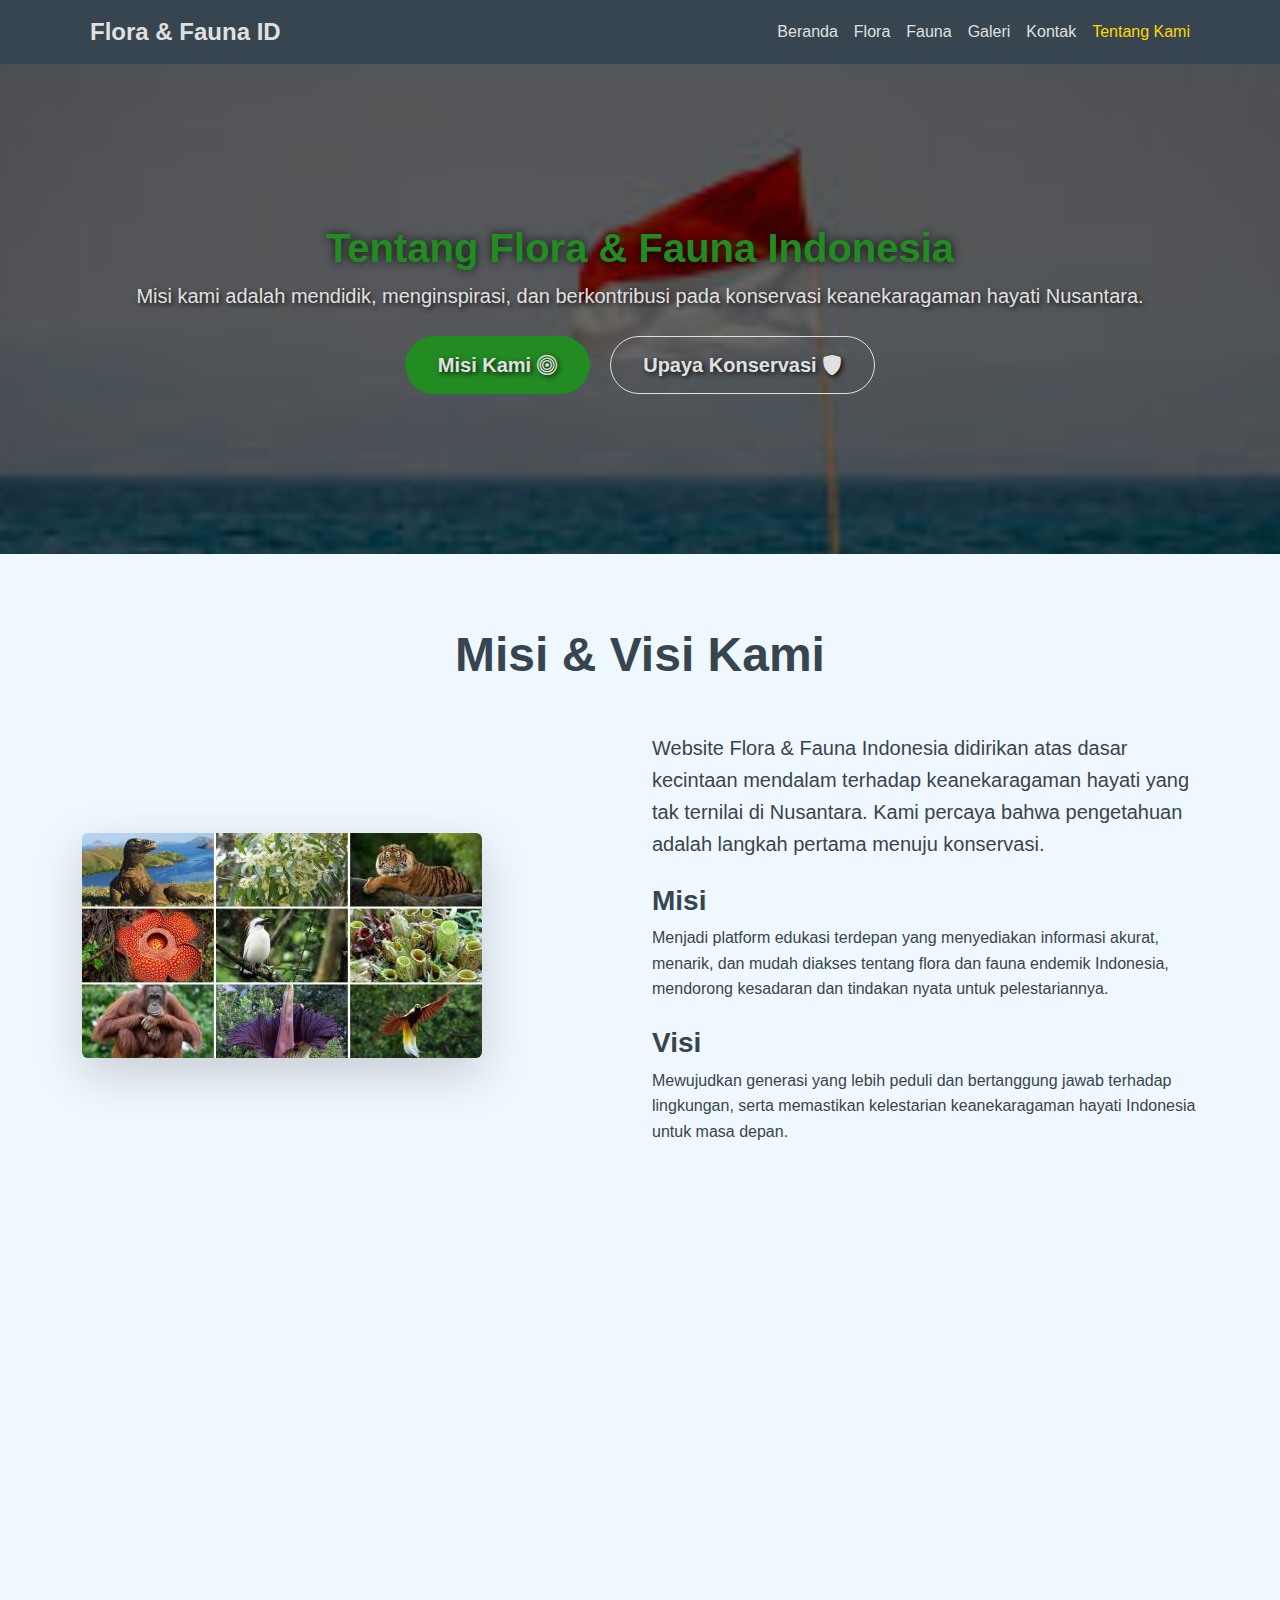
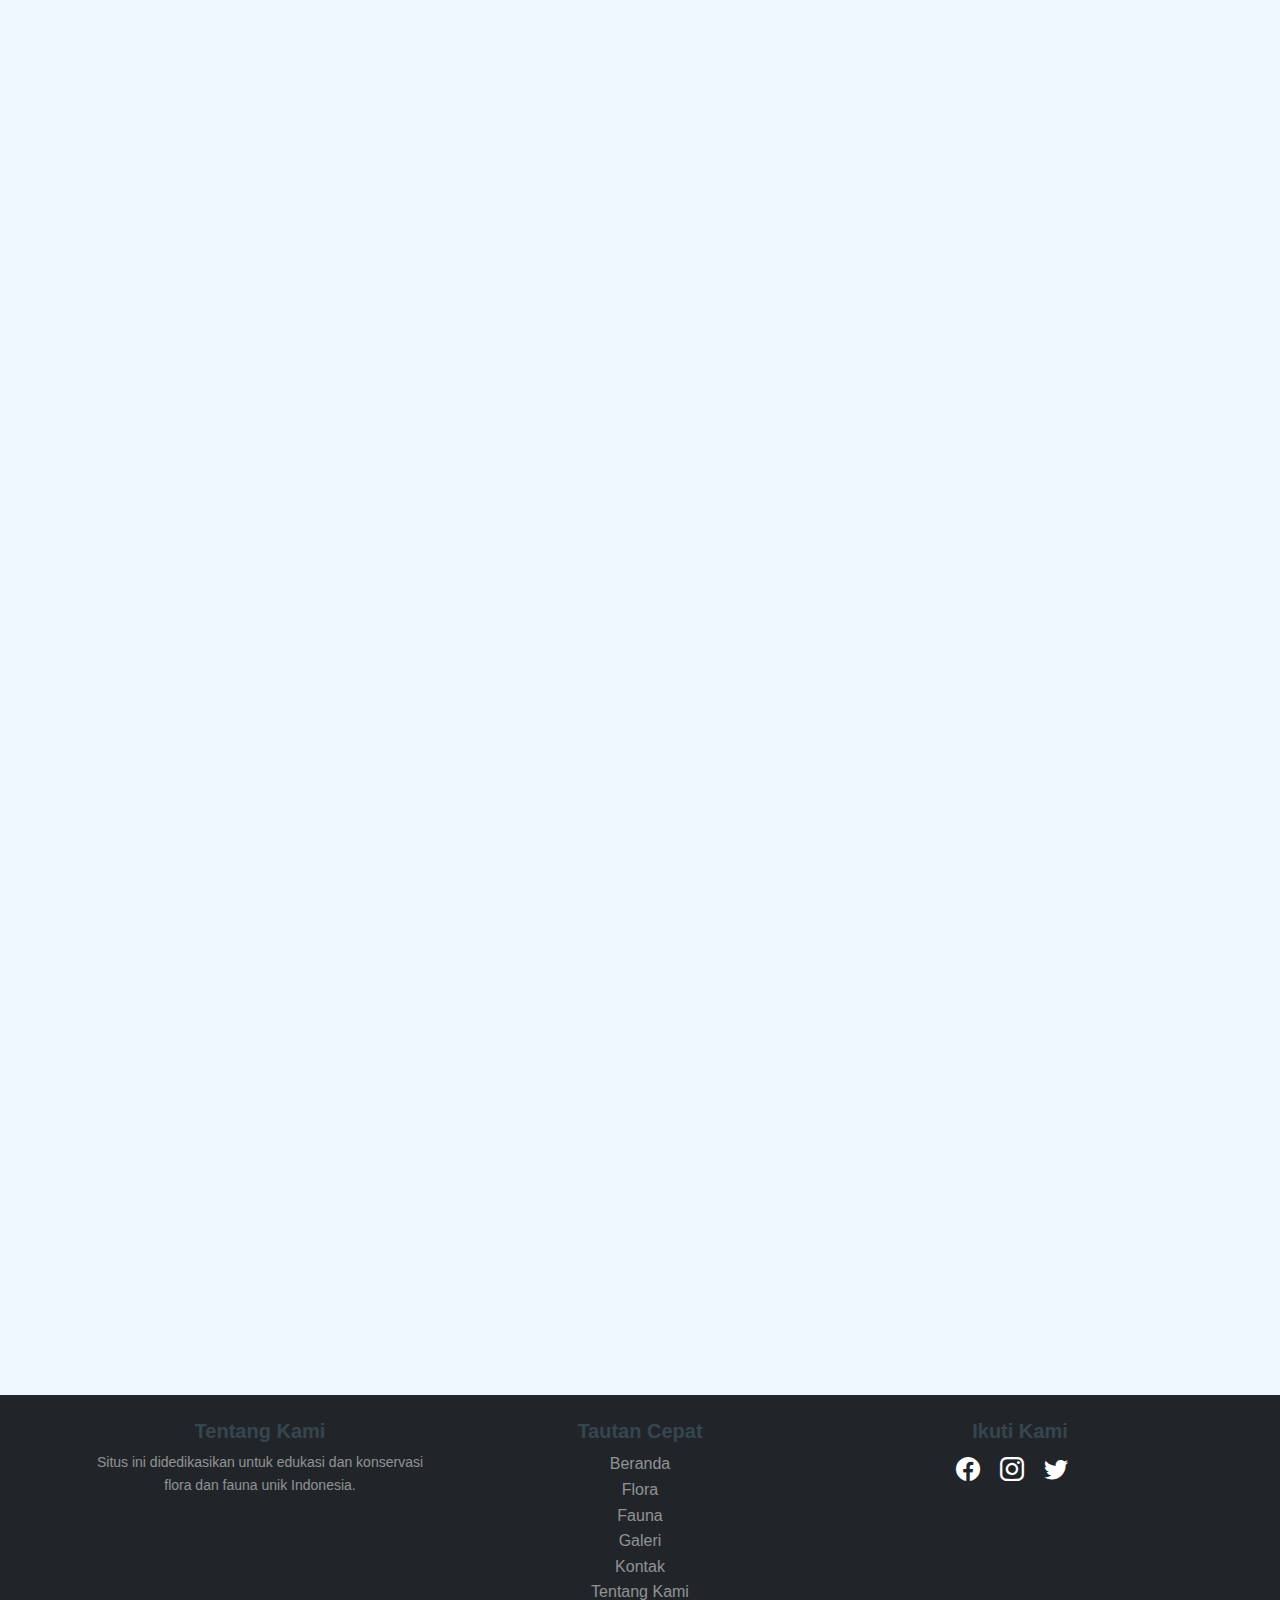
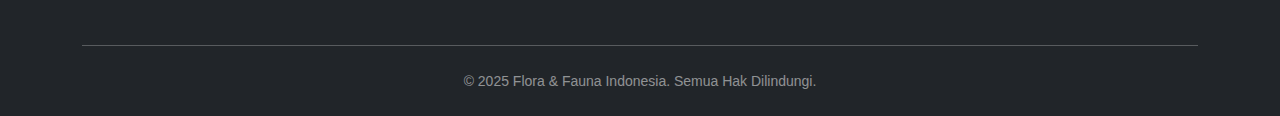
<file: pages/about.html>
<!DOCTYPE html>
<html lang="id">
<head>
    <meta charset="UTF-8">
    <meta name="viewport" content="width=device-width, initial-scale=1.0">
    <title>Tentang Kami - Jelajah Flora & Fauna Indonesia</title> 
    
    <link href="https://cdn.jsdelivr.net/npm/bootstrap@5.3.3/dist/css/bootstrap.min.css" rel="stylesheet" integrity="sha384-QWTKZyjpPEjISv5WaRU9OFeRpok6YctnYmDr5pNlyT2bRjXh0JMhjY6hW+ALEwIH" crossorigin="anonymous">
    
    <link rel="stylesheet" href="https://cdnjs.cloudflare.com/ajax/libs/animate.css/4.1.1/animate.min.css"/>
    
    <link rel="stylesheet" href="https://cdn.jsdelivr.net/npm/bootstrap-icons@1.11.3/font/bootstrap-icons.min.css">

    <link rel="stylesheet" href="../css/style.css">
</head>
<body>

    <nav class="navbar navbar-expand-lg navbar-dark bg-dark sticky-top">
      <div class="container">
        <a class="navbar-brand fw-bold fs-4" href="../index.html"> 
            <i class="bi bi-envira me-2"></i> Flora & Fauna ID
        </a>
        <button class="navbar-toggler" type="button" data-bs-toggle="collapse" data-bs-target="#navbarNav" aria-controls="navbarNav" aria-expanded="false" aria-label="Toggle navigation">
          <span class="navbar-toggler-icon"></span>
        </button>
        <div class="collapse navbar-collapse" id="navbarNav">
          <ul class="navbar-nav ms-auto">
            <li class="nav-item">
              <a class="nav-link" aria-current="page" href="../index.html">Beranda</a> 
            </li>
            <li class="nav-item">
              <a class="nav-link" href="flora.html">Flora</a> 
            </li>
            <li class="nav-item">
              <a class="nav-link" href="fauna.html">Fauna</a> 
            </li>
            <li class="nav-item">
              <a class="nav-link" href="galeri.html">Galeri</a> 
            </li>
            <li class="nav-item">
              <a class="nav-link" href="kontak.html">Kontak</a> 
            </li>
            <li class="nav-item">
              <a class="nav-link active" href="about.html">Tentang Kami</a> 
            </li>
          </ul>
        </div>
      </div>
    </nav>
    <main>
        <section class="hero-section text-center about-hero">
            <div class="container">
                <h1 class="animate__animated animate__fadeInDown animate__fast">Tentang Flora & Fauna Indonesia</h1> 
                <p class="lead animate__animated animate__fadeInUp animate__fast">Misi kami adalah mendidik, menginspirasi, dan berkontribusi pada konservasi keanekaragaman hayati Nusantara.</p>
                <div class="mt-4 animate__animated animate__zoomIn animate__fast">
                    <a href="#our-mission" class="btn btn-custom-primary btn-lg me-3">Misi Kami <i class="bi bi-bullseye"></i></a> 
                    <a href="#konservasi" class="btn btn-outline-light btn-lg">Upaya Konservasi <i class="bi bi-shield-fill"></i></a> 
                </div>
            </div>
        </section>

        <section id="our-mission" class="container py-5 my-4 animate-on-scroll">
            <h2 class="text-center mb-5 display-5 fw-bold">Misi & Visi Kami</h2>
            <div class="row align-items-center">
                <div class="col-md-6 mb-4 mb-md-0 media-animate">
                    <img src="../assets/img/flofau.jpeg" class="img-fluid rounded shadow-lg" alt="Misi Kami">
                </div>
                <div class="col-md-6 media-animate">
                    <p class="fs-5">Website Flora & Fauna Indonesia didirikan atas dasar kecintaan mendalam terhadap keanekaragaman hayati yang tak ternilai di Nusantara. Kami percaya bahwa pengetahuan adalah langkah pertama menuju konservasi.</p>
                    <h3 class="fw-bold mt-4">Misi</h3>
                    <p>Menjadi platform edukasi terdepan yang menyediakan informasi akurat, menarik, dan mudah diakses tentang flora dan fauna endemik Indonesia, mendorong kesadaran dan tindakan nyata untuk pelestariannya.</p>
                    <h3 class="fw-bold mt-4">Visi</h3>
                    <p>Mewujudkan generasi yang lebih peduli dan bertanggung jawab terhadap lingkungan, serta memastikan kelestarian keanekaragaman hayati Indonesia untuk masa depan.</p>
                </div>
            </div>
        </section>

        <section id="our-values" class="container py-5 my-4 bg-light rounded shadow-sm animate-on-scroll">
            <h2 class="text-center mb-5 display-5 fw-bold">Nilai-nilai yang Kami Pegang</h2>
            <div class="row text-center">
                <div class="col-md-4 mb-4 media-animate">
                    <div class="p-4 border rounded h-100 bg-white shadow-sm">
                        <i class="bi bi-lightbulb-fill fs-2 mb-3 text-primary"></i>
                        <h4 class="fw-bold">Edukasi</h4>
                        <p class="mb-0">Menyajikan informasi yang mudah dipahami untuk semua kalangan.</p>
                    </div>
                </div>
                <div class="col-md-4 mb-4 media-animate">
                    <div class="p-4 border rounded h-100 bg-white shadow-sm">
                        <i class="bi bi-heart-fill fs-2 mb-3 text-primary"></i>
                        <h4 class="fw-bold">Konservasi</h4>
                        <p class="mb-0">Mendorong partisipasi aktif dalam perlindungan alam.</p>
                    </div>
                </div>
                <div class="col-md-4 mb-4 media-animate">
                    <div class="p-4 border rounded h-100 bg-white shadow-sm">
                        <i class="bi bi-hand-thumbs-up-fill fs-2 mb-3 text-primary"></i>
                        <h4 class="fw-bold">Akurasi</h4>
                        <p class="mb-0">Menyediakan data yang faktual dan dapat dipertanggungjawabkan.</p>
                    </div>
                </div>
            </div>
        </section>

        <section id="konservasi" class="container py-5 my-4 animate-on-scroll">
            <h2 class="text-center mb-5 display-5 fw-bold">Upaya Konservasi yang Kami Dukung</h2>
            <div class="row align-items-center mb-5">
                <div class="col-md-6 media-animate"> 
                    <img src="../assets/img/penanaman-pohon.jpeg" class="img-fluid rounded shadow-lg" alt="Penanaman Pohon"> 
                </div>
                <div class="col-md-6 media-animate">
                    <h3 class="mb-3 display-6 fw-bold">Reboisasi & Restorasi Habitat</h3>
                    <p class="fs-5">Kami mengedukasi tentang pentingnya penanaman kembali hutan dan restorasi ekosistem yang rusak, yang merupakan langkah vital untuk mengembalikan rumah bagi flora dan fauna.</p>
                    <p>Melalui informasi yang kami sajikan, kami berharap dapat meningkatkan kesadaran publik tentang program reboisasi yang ada dan cara mereka dapat berpartisipasi atau mendukung.</p>
                </div>
            </div>
            <div class="row align-items-center flex-row-reverse">
                <div class="col-md-6 media-animate"> 
                    <img src="../assets/img/edukasi-masyarakat.jpeg" class="img-fluid rounded shadow-lg" alt="Edukasi Masyarakat"> 
                </div>
                <div class="col-md-6 media-animate">
                    <h3 class="mb-3 display-6 fw-bold">Edukasi & Kampanye Kesadaran</h3>
                    <p class="fs-5">Penyebaran informasi akurat adalah kunci. Kami berkomitmen untuk mengadakan kampanye kesadaran digital tentang ancaman terhadap spesies dan habitat, serta solusi yang bisa diterapkan.</p>
                    <p>Ini termasuk edukasi tentang bahaya perburuan liar, perdagangan ilegal, dan dampak perubahan iklim terhadap keanekaragaman hayati.</p>
                </div>
            </div>
        </section>

        <section id="join-us" class="container py-5 my-4 text-center animate-on-scroll">
            <h2 class="mb-4 display-5 fw-bold">Mari Bergabung dalam Misi Kami!</h2>
            <p class="fs-5">Setiap individu memiliki peran penting dalam menjaga kelestarian alam. Mari berkolaborasi atau dukung upaya kami.</p>
            <a href="kontak.html" class="btn btn-custom-primary btn-lg mt-3">Hubungi Kami <i class="bi bi-chat-dots-fill"></i></a>
        </section>

    </main>

    <footer class="bg-dark text-white text-center py-4 mt-5">
      <div class="container">
        <div class="row">
          <div class="col-md-4 mb-3 mb-md-0">
            <h5>Tentang Kami</h5>
            <p class="text-white-50 small">Situs ini didedikasikan untuk edukasi dan konservasi flora dan fauna unik Indonesia.</p>
          </div>
          <div class="col-md-4 mb-3 mb-md-0">
            <h5>Tautan Cepat</h5>
            <ul class="list-unstyled">
              <li><a href="../index.html" class="text-white-50">Beranda</a></li>
              <li><a href="flora.html" class="text-white-50">Flora</a></li>
              <li><a href="fauna.html" class="text-white-50">Fauna</a></li>
              <li><a href="galeri.html" class="text-white-50">Galeri</a></li>
              <li><a href="kontak.html" class="text-white-50">Kontak</a></li>
              <li><a href="about.html" class="text-white-50">Tentang Kami</a></li> </ul>
          </div>
          <div class="col-md-4">
            <h5>Ikuti Kami</h5>
            <a href="#" class="text-white me-3"><i class="bi bi-facebook fs-4"></i></a>
            <a href="#" class="text-white me-3"><i class="bi bi-instagram fs-4"></i></a>
            <a href="#" class="text-white me-3"><i class="bi bi-twitter fs-4"></i></a>
          </div>
        </div>
        <hr class="my-4 border-white-50">
        <p class="mb-0 text-white-50 small">© 2025 Flora & Fauna Indonesia. Semua Hak Dilindungi.</p>
      </div>
    </footer>
    <script src="https://cdn.jsdelivr.net/npm/bootstrap@5.3.3/dist/js/bootstrap.bundle.min.js" integrity="sha384-YvpcrYf0tY3lHB60NNkmXc5s9fDVZLESaAA55NDzOxhy9GkcIdslK1eN7N6jIeHz" crossorigin="anonymous"></script>
    <script src="../js/script.js"></script>

</body>
</html>
</file>
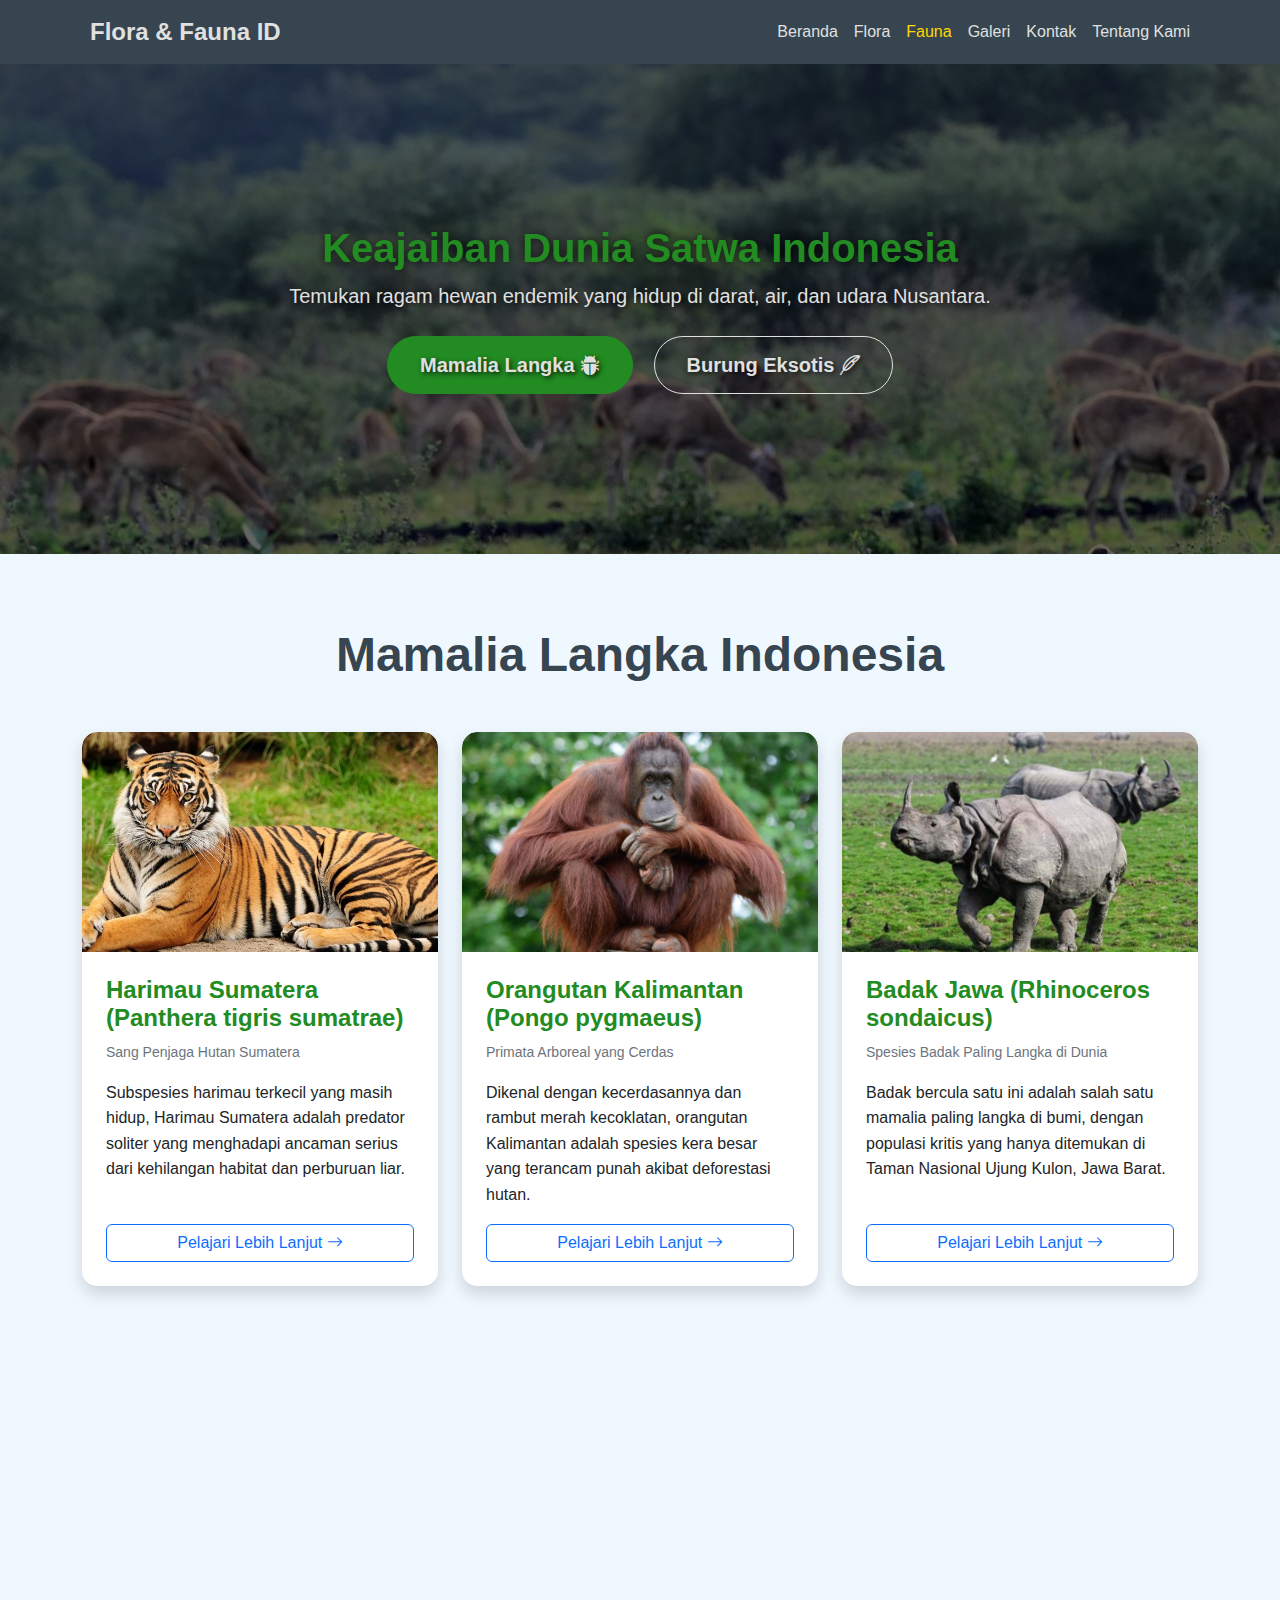
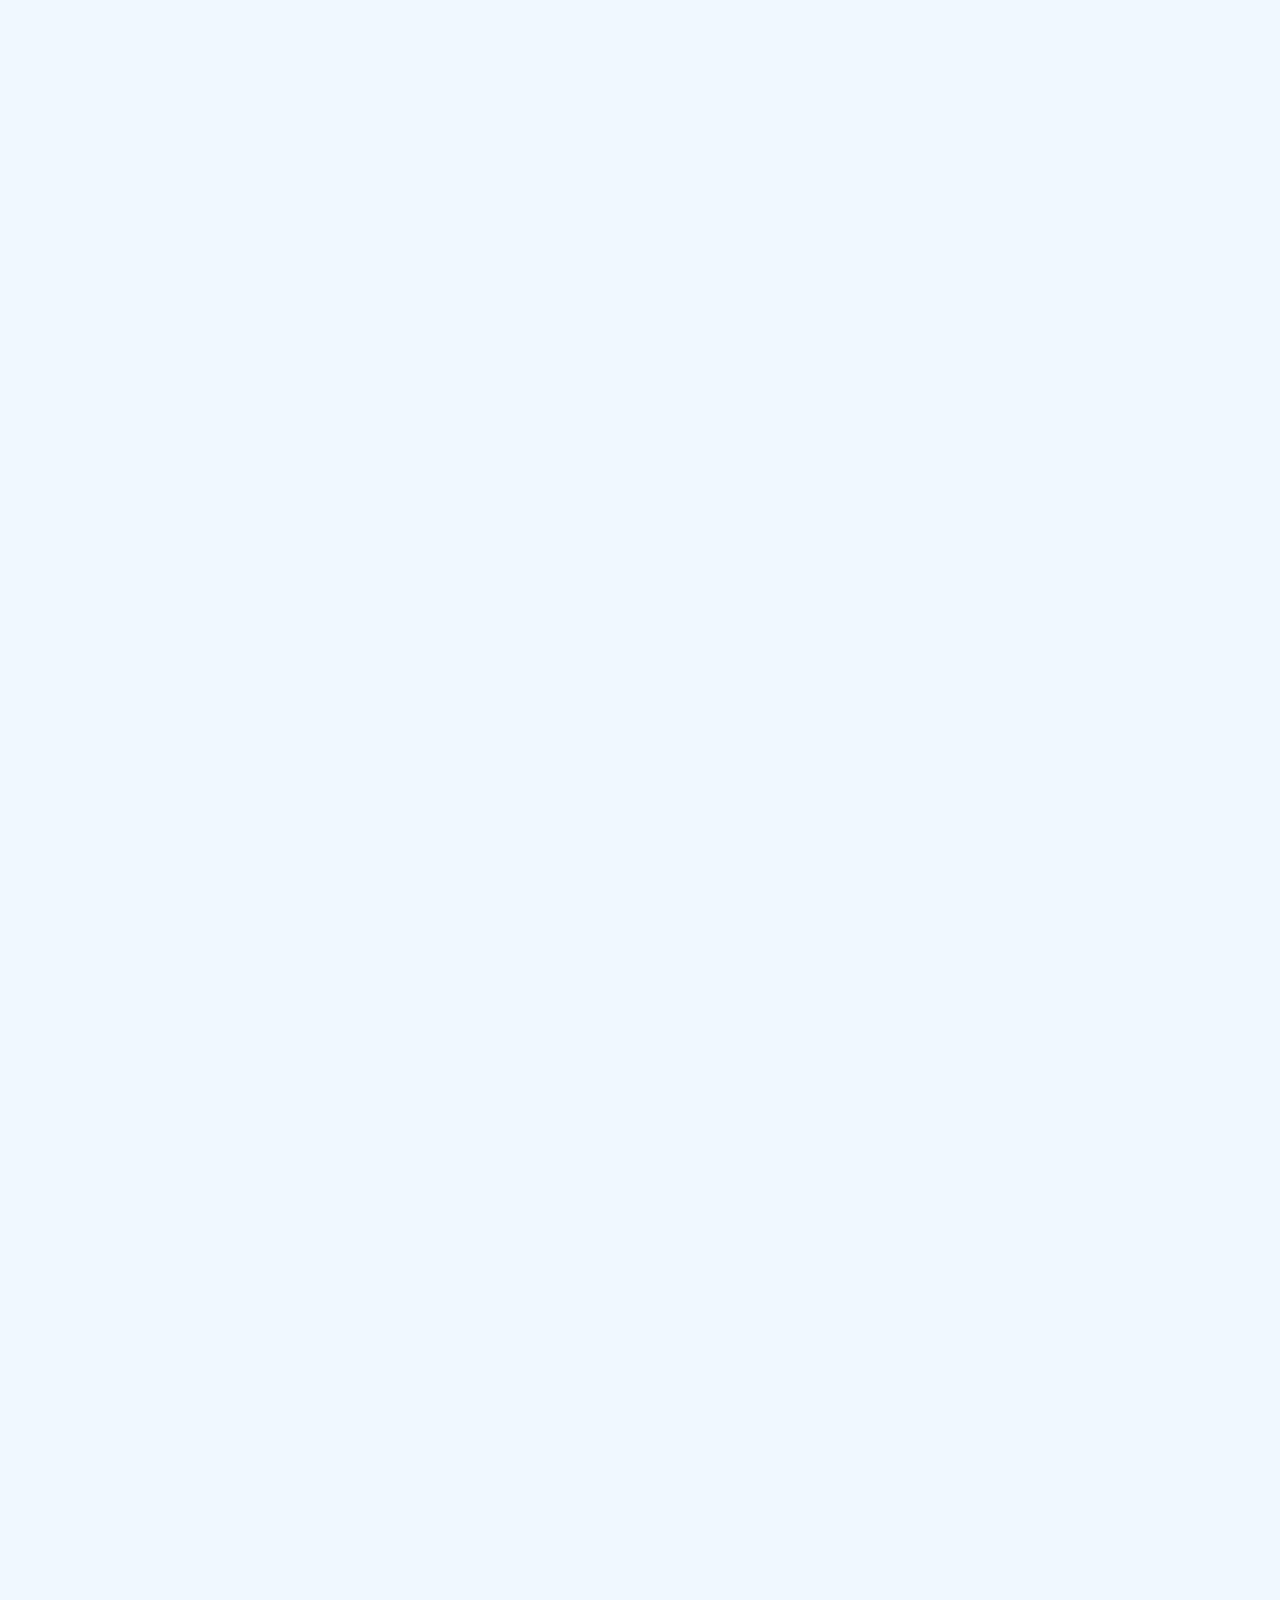
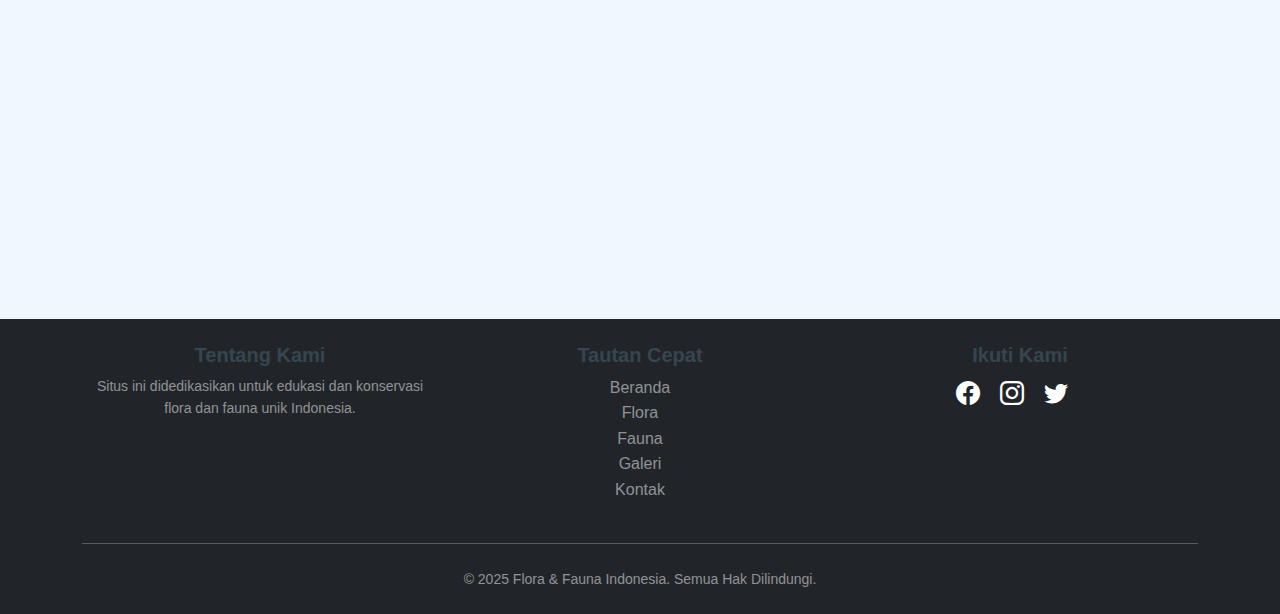
<file: pages/fauna.html>
<!DOCTYPE html>
<html lang="id">
<head>
    <meta charset="UTF-8">
    <meta name="viewport" content="width=device-width, initial-scale=1.0">
    <title>Fauna Indonesia - Jelajah Pesona Alam</title> 
    
    <link href="https://cdn.jsdelivr.net/npm/bootstrap@5.3.3/dist/css/bootstrap.min.css" rel="stylesheet" integrity="sha384-QWTKZyjpPEjISv5WaRU9OFeRpok6YctnYmDr5pNlyT2bRjXh0JMhjY6hW+ALEwIH" crossorigin="anonymous">
    
    <link rel="stylesheet" href="https://cdnjs.cloudflare.com/ajax/libs/animate.css/4.1.1/animate.min.css"/>
    
    <link rel="stylesheet" href="https://cdn.jsdelivr.net/npm/bootstrap-icons@1.11.3/font/bootstrap-icons.min.css">

    <link rel="stylesheet" href="../css/style.css">
</head>
<body>

    <nav class="navbar navbar-expand-lg navbar-dark bg-dark sticky-top">
      <div class="container">
        <a class="navbar-brand fw-bold fs-4" href="../index.html"> <i class="bi bi-envira me-2"></i> Flora & Fauna ID
        </a>
        <button class="navbar-toggler" type="button" data-bs-toggle="collapse" data-bs-target="#navbarNav" aria-controls="navbarNav" aria-expanded="false" aria-label="Toggle navigation">
          <span class="navbar-toggler-icon"></span>
        </button>
        <div class="collapse navbar-collapse" id="navbarNav">
          <ul class="navbar-nav ms-auto">
            <li class="nav-item">
              <a class="nav-link" aria-current="page" href="../index.html">Beranda</a> </li>
            <li class="nav-item">
              <a class="nav-link" href="flora.html">Flora</a> </li>
            <li class="nav-item">
              <a class="nav-link active" href="fauna.html">Fauna</a> </li>
            <li class="nav-item">
              <a class="nav-link" href="galeri.html">Galeri</a> </li>
            <li class="nav-item">
              <a class="nav-link" href="kontak.html">Kontak</a> 
            </li>
            <li class="nav-item">
                <a class="nav-link" href="about.html">Tentang Kami</a> 
              </li>
          </ul>
        </div>
      </div>
    </nav>
    <main>
        <section class="hero-section text-center fauna-hero">
            <div class="container">
                <h1 class="animate__animated animate__fadeInDown animate__fast">Keajaiban Dunia Satwa Indonesia</h1> 
                <p class="lead animate__animated animate__fadeInUp animate__fast">Temukan ragam hewan endemik yang hidup di darat, air, dan udara Nusantara.</p>
                <div class="mt-4 animate__animated animate__zoomIn animate__fast">
                    <a href="#mamalia-langka" class="btn btn-custom-primary btn-lg me-3">Mamalia Langka <i class="bi bi-bug-fill"></i></a> 
                    <a href="#burung-endemik" class="btn btn-outline-light btn-lg">Burung Eksotis <i class="bi bi-feather"></i></a> 
                </div>
            </div>
        </section>

        <section id="mamalia-langka" class="container py-5 my-4 animate-on-scroll">
            <h2 class="text-center mb-5 display-5 fw-bold">Mamalia Langka Indonesia</h2>
            <div class="row justify-content-center">
                
                <div class="col-lg-4 col-md-6 mb-4 card-animate"> 
                    <div class="card h-100 card-species shadow">
                        <img src="../assets/img/fauna/harimau-sumatera.jpg" class="card-img-top" alt="Harimau Sumatera">
                        <div class="card-body d-flex flex-column">
                            <h5 class="card-title fw-bold">Harimau Sumatera (Panthera tigris sumatrae)</h5>
                            <p class="card-text text-muted small">Sang Penjaga Hutan Sumatera</p>
                            <p class="card-text">Subspesies harimau terkecil yang masih hidup, Harimau Sumatera adalah predator soliter yang menghadapi ancaman serius dari kehilangan habitat dan perburuan liar.</p>
                            <a href="#detail-harimau" class="btn btn-outline-primary mt-auto">Pelajari Lebih Lanjut <i class="bi bi-arrow-right"></i></a>
                        </div>
                    </div>
                </div>

                <div class="col-lg-4 col-md-6 mb-4 card-animate"> 
                    <div class="card h-100 card-species shadow">
                        <img src="../assets/img/fauna/orangutan-kalimantan.jpg" class="card-img-top" alt="Orangutan Kalimantan">
                        <div class="card-body d-flex flex-column">
                            <h5 class="card-title fw-bold">Orangutan Kalimantan (Pongo pygmaeus)</h5>
                            <p class="card-text text-muted small">Primata Arboreal yang Cerdas</p>
                            <p class="card-text">Dikenal dengan kecerdasannya dan rambut merah kecoklatan, orangutan Kalimantan adalah spesies kera besar yang terancam punah akibat deforestasi hutan.</p>
                            <a href="#detail-orangutan" class="btn btn-outline-primary mt-auto">Pelajari Lebih Lanjut <i class="bi bi-arrow-right"></i></a>
                        </div>
                    </div>
                </div>

                <div class="col-lg-4 col-md-6 mb-4 card-animate"> 
                    <div class="card h-100 card-species shadow">
                        <img src="../assets/img/fauna/badak-jawa.jpeg" class="card-img-top" alt="Badak Jawa">
                        <div class="card-body d-flex flex-column">
                            <h5 class="card-title fw-bold">Badak Jawa (Rhinoceros sondaicus)</h5>
                            <p class="card-text text-muted small">Spesies Badak Paling Langka di Dunia</p>
                            <p class="card-text">Badak bercula satu ini adalah salah satu mamalia paling langka di bumi, dengan populasi kritis yang hanya ditemukan di Taman Nasional Ujung Kulon, Jawa Barat.</p>
                            <a href="#detail-badak" class="btn btn-outline-primary mt-auto">Pelajari Lebih Lanjut <i class="bi bi-arrow-right"></i></a>
                        </div>
                    </div>
                </div>
            </div>
        </section>

        <section id="burung-endemik" class="container py-5 my-4 bg-light rounded shadow-sm animate-on-scroll">
            <h2 class="text-center mb-5 display-5 fw-bold">Burung Endemik Penuh Warna</h2>
            <div class="row align-items-center mb-5">
                <div class="col-md-6 media-animate"> 
                    <img src="../assets/img/fauna/cendrawasih.jpeg" class="img-fluid rounded shadow-lg" alt="Burung Cendrawasih"> 
                </div>
                <div class="col-md-6 media-animate">
                    <h3 class="mb-3 display-6 fw-bold">Cendrawasih (Paradisaea spp.)</h3>
                    <p class="fs-5">Dikenal sebagai "Burung Surga", Cendrawasih adalah burung endemik Papua dengan bulu yang sangat indah dan tarian kawin yang memukau. Ada banyak spesies Cendrawasih dengan keunikan masing-masing.</p>
                    <p>Keindahan bulunya menjadikannya target perburuan di masa lalu, namun kini dilindungi ketat. Mereka adalah simbol kekayaan hayati hutan Papua.</p>
                </div>
            </div>
            <div class="row align-items-center flex-row-reverse">
                <div class="col-md-6 media-animate"> 
                    <img src="../assets/img/fauna/jalak-bali.jpg" class="img-fluid rounded shadow-lg" alt="Jalak Bali"> 
                </div>
                <div class="col-md-6 media-animate">
                    <h3 class="mb-3 display-6 fw-bold">Jalak Bali (Leucopsar rothschildi)</h3>
                    <p class="fs-5">Burung endemik Bali yang terancam punah dengan bulu putih bersih dan mata biru cerah. Jalak Bali adalah salah satu burung paling ikonik dari Indonesia.</p>
                    <p>Program penangkaran dan reintroduksi terus dilakukan untuk menyelamatkan spesies ini dari kepunahan. Habitat aslinya terbatas di hutan primer dan sekunder di Bali bagian barat.</p>
                </div>
            </div>
        </section>

        <section id="reptil-amfibi" class="container py-5 my-4 animate-on-scroll">
            <h2 class="text-center mb-5 display-5 fw-bold">Reptil & Amfibi Penuh Misteri</h2>
            <div class="row justify-content-center">
                
                <div class="col-lg-4 col-md-6 mb-4 card-animate"> 
                    <div class="card h-100 card-species shadow">
                        <img src="../assets/img/fauna/komodo.jpeg" class="card-img-top" alt="Komodo">
                        <div class="card-body d-flex flex-column">
                            <h5 class="card-title fw-bold">Komodo (Varanus komodoensis)</h5>
                            <p class="card-text text-muted small">Kadal Terbesar di Dunia</p>
                            <p class="card-text">Endemik pulau Komodo, Rinca, Flores, dan Gili Motang, kadal raksasa ini adalah predator puncak yang dikenal karena gigitannya yang mematikan dan ukurannya yang impresif.</p>
                            <a href="#detail-komodo" class="btn btn-outline-primary mt-auto">Pelajari Lebih Lanjut <i class="bi bi-arrow-right"></i></a>
                        </div>
                    </div>
                </div>

                <div class="col-lg-4 col-md-6 mb-4 card-animate"> 
                    <div class="card h-100 card-species shadow">
                        <img src="../assets/img/fauna/katak-pohon-papua.jpg" class="card-img-top" alt="Katak Pohon Papua">
                        <div class="card-body d-flex flex-column">
                            <h5 class="card-title fw-bold">Katak Pohon Papua (Litoria infrafrenata)</h5>
                            <p class="card-text text-muted small">Katak Pohon Terbesar di Dunia</p>
                            <p class="card-text">Dikenal juga sebagai "White-lipped tree frog" karena garis putih di bibirnya. Katak ini memiliki kemampuan memanjat pohon yang luar biasa dan ditemukan di Papua dan sekitarnya.</p>
                            <a href="#detail-katak" class="btn btn-outline-primary mt-auto">Pelajari Lebih Lanjut <i class="bi bi-arrow-right"></i></a>
                        </div>
                    </div>
                </div>

                <div class="col-lg-4 col-md-6 mb-4 card-animate"> 
                    <div class="card h-100 card-species shadow">
                        <img src="../assets/img/fauna/penyu-belimbing.jpg" class="card-img-top" alt="Penyu Belimbing">
                        <div class="card-body d-flex flex-column">
                            <h5 class="card-title fw-bold">Penyu Belimbing (Dermochelys coriacea)</h5>
                            <p class="card-text text-muted small">Raksasa Samudra yang Terancam</p>
                            <p class="card-text">Penyu terbesar di dunia yang bermigrasi ribuan kilometer. Pesisir Indonesia, khususnya Papua, adalah salah satu lokasi peneluran penting bagi spesies kritis ini.</p>
                            <a href="#detail-penyu" class="btn btn-outline-primary mt-auto">Pelajari Lebih Lanjut <i class="bi bi-arrow-right"></i></a>
                        </div>
                    </div>
                </div>
            </div>
        </section>


        <section id="konservasi-fauna" class="container py-5 my-4 text-center animate-on-scroll">
            <h2 class="mb-4 display-5 fw-bold">Selamatkan Kehidupan Satwa Liar Kita</h2>
            <p class="fs-5">Banyak hewan endemik Indonesia di ambang kepunahan. Dukungan Anda sangat berarti untuk melindungi mereka dan habitatnya.</p>
            <a href="../pages/about.html#konservasi" class="btn btn-custom-primary btn-lg mt-3">Pelajari Cara Berkontribusi <i class="bi bi-heart-fill"></i></a>
        </section>

    </main>

    <footer class="bg-dark text-white text-center py-4 mt-5">
      <div class="container">
        <div class="row">
          <div class="col-md-4 mb-3 mb-md-0">
            <h5>Tentang Kami</h5>
            <p class="text-white-50 small">Situs ini didedikasikan untuk edukasi dan konservasi flora dan fauna unik Indonesia.</p>
          </div>
          <div class="col-md-4 mb-3 mb-md-0">
            <h5>Tautan Cepat</h5>
            <ul class="list-unstyled">
              <li><a href="../index.html" class="text-white-50">Beranda</a></li> <li><a href="flora.html" class="text-white-50">Flora</a></li> <li><a href="fauna.html" class="text-white-50">Fauna</a></li> <li><a href="galeri.html" class="text-white-50">Galeri</a></li> <li><a href="kontak.html" class="text-white-50">Kontak</a></li> </ul>
          </div>
          <div class="col-md-4">
            <h5>Ikuti Kami</h5>
            <a href="#" class="text-white me-3"><i class="bi bi-facebook fs-4"></i></a>
            <a href="#" class="text-white me-3"><i class="bi bi-instagram fs-4"></i></a>
            <a href="#" class="text-white me-3"><i class="bi bi-twitter fs-4"></i></a>
          </div>
        </div>
        <hr class="my-4 border-white-50">
        <p class="mb-0 text-white-50 small">&copy; 2025 Flora & Fauna Indonesia. Semua Hak Dilindungi.</p>
      </div>
    </footer>
    <script src="https://cdn.jsdelivr.net/npm/bootstrap@5.3.3/dist/js/bootstrap.bundle.min.js" integrity="sha384-YvpcrYf0tY3lHB60NNkmXc5s9fDVZLESaAA55NDzOxhy9GkcIdslK1eN7N6jIeHz" crossorigin="anonymous"></script>
    <script src="../js/script.js"></script>

</body>
</html>
</file>
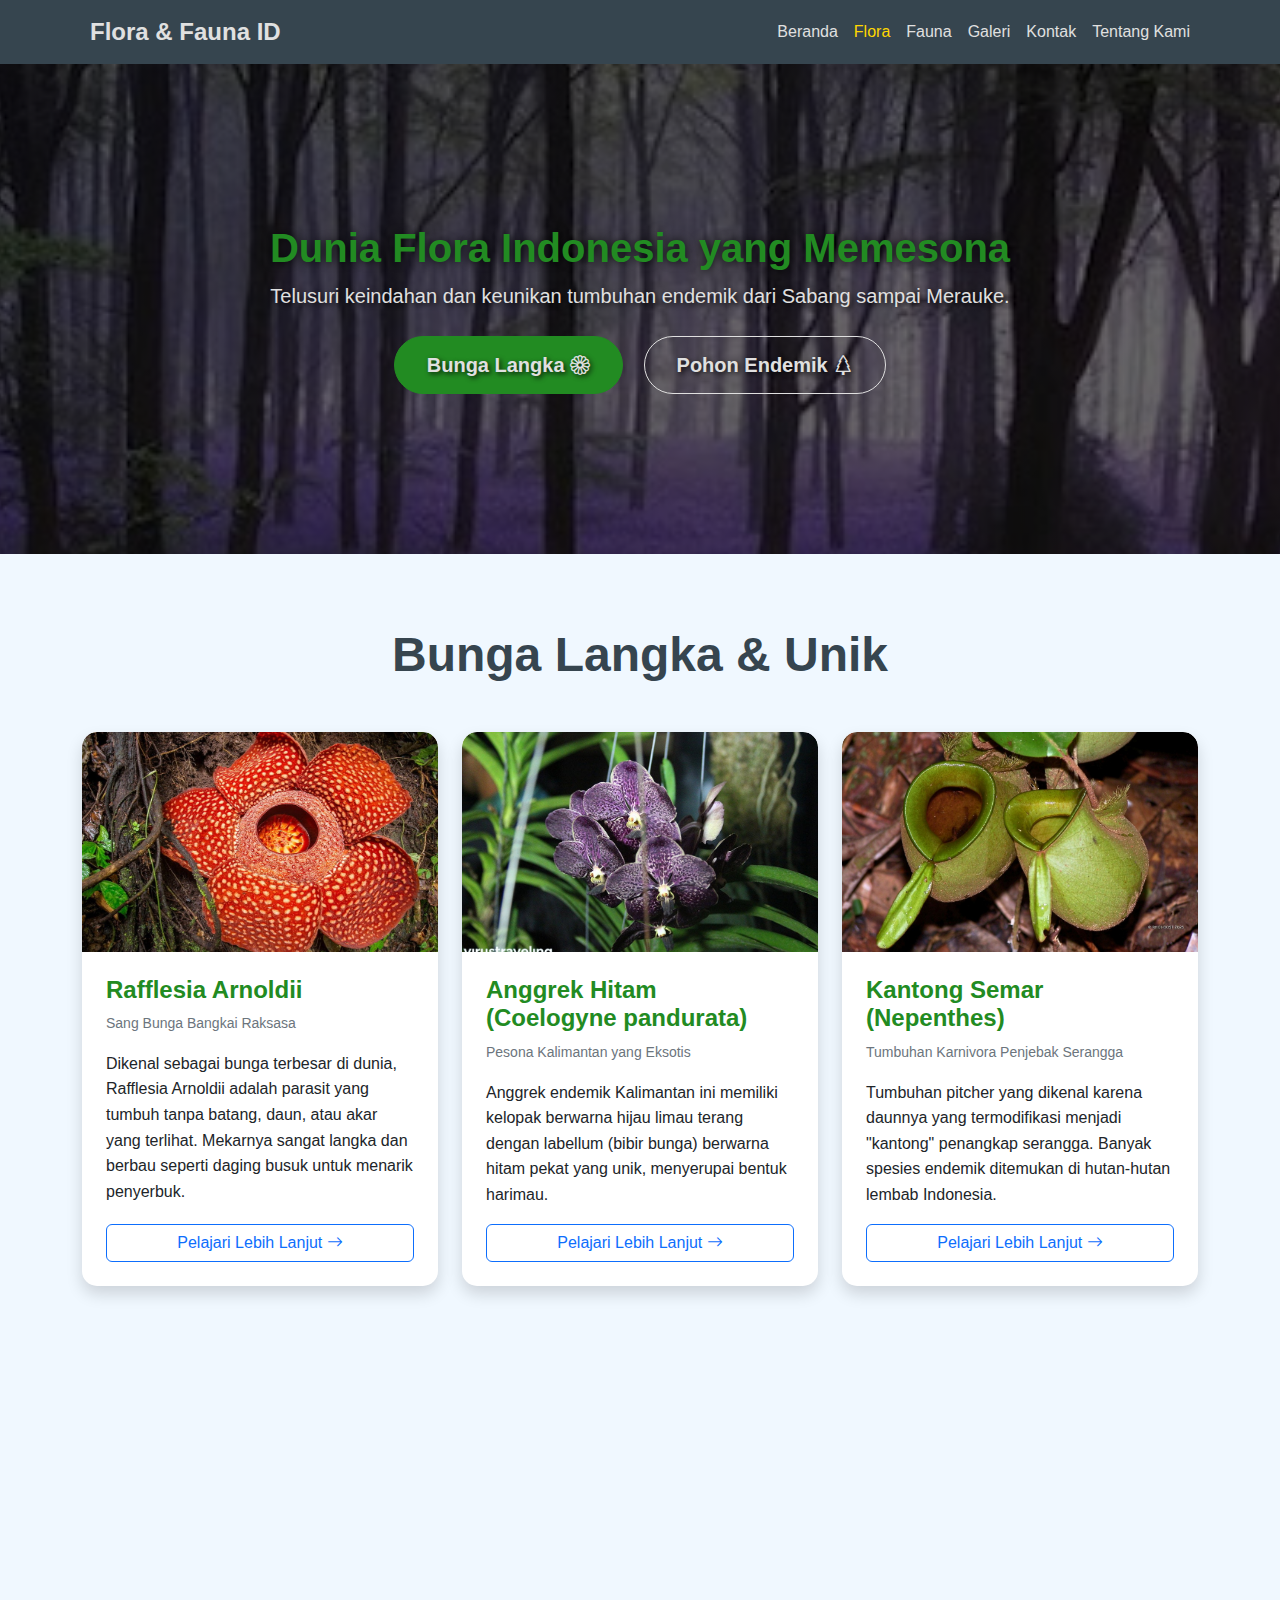
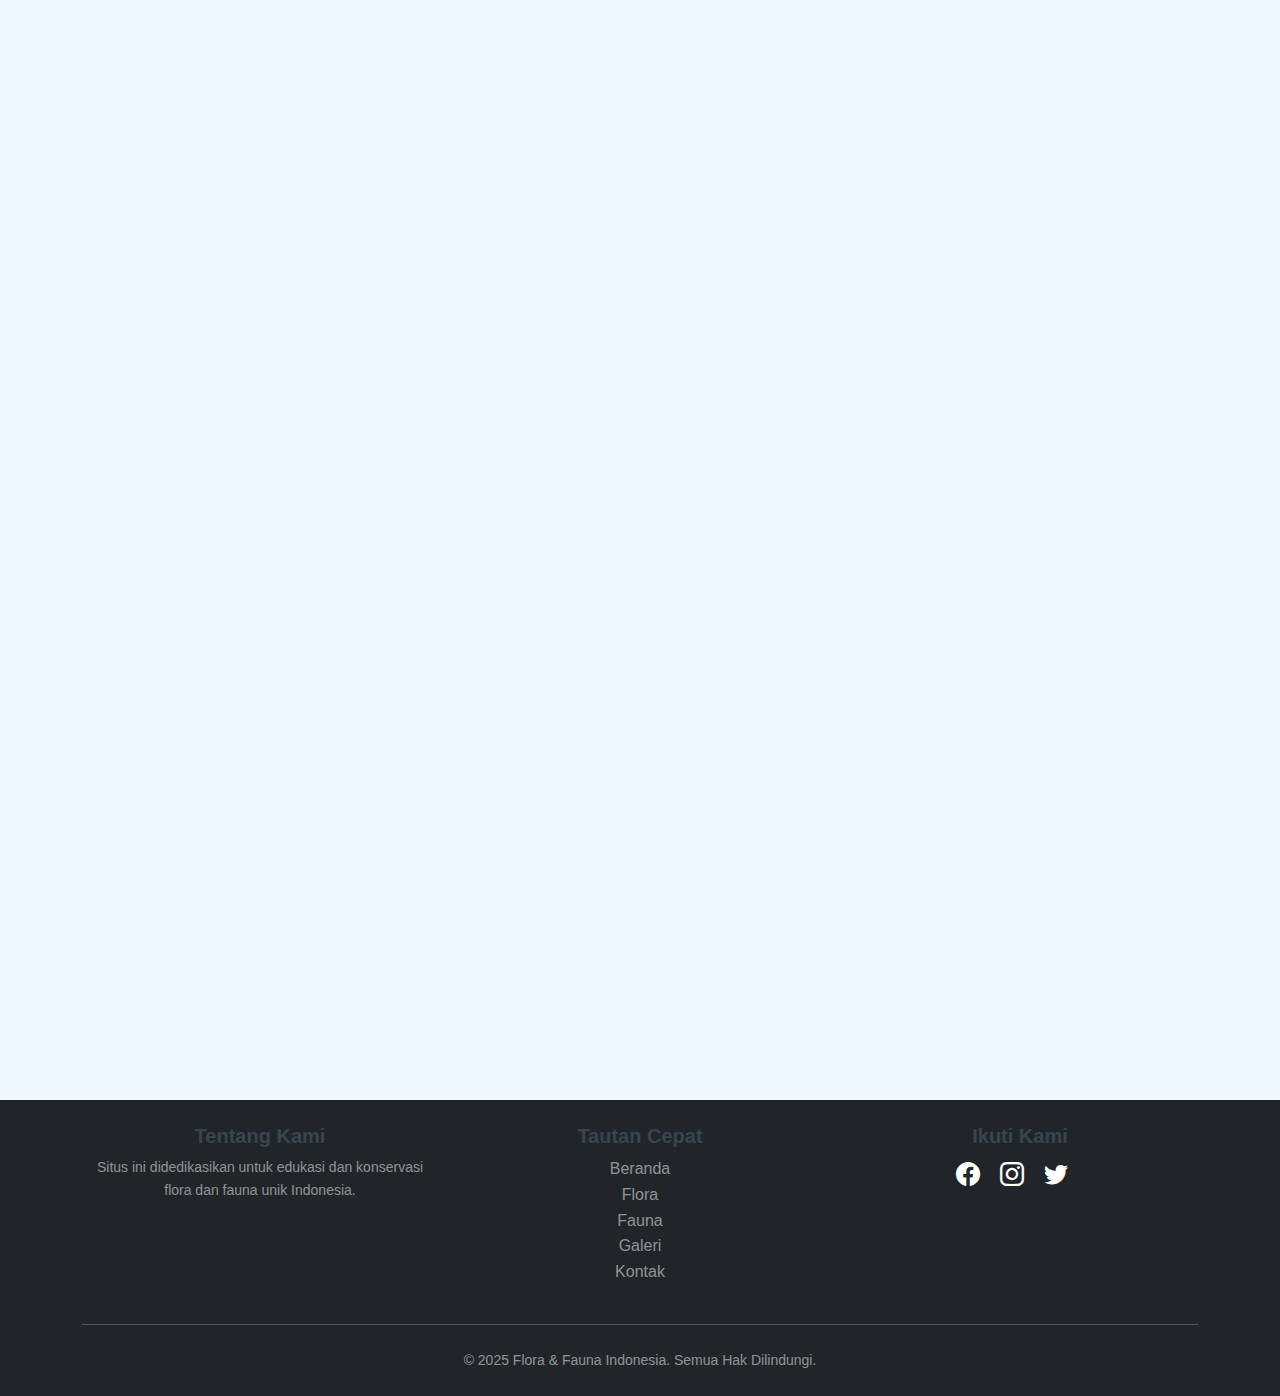
<file: pages/flora.html>
<!DOCTYPE html>
<html lang="id">
<head>
    <meta charset="UTF-8">
    <meta name="viewport" content="width=device-width, initial-scale=1.0">
    <title>Flora Indonesia - Jelajah Pesona Alam</title> 
    
    <link href="https://cdn.jsdelivr.net/npm/bootstrap@5.3.3/dist/css/bootstrap.min.css" rel="stylesheet" integrity="sha384-QWTKZyjpPEjISv5WaRU9OFeRpok6YctnYmDr5pNlyT2bRjXh0JMhjY6hW+ALEwIH" crossorigin="anonymous">
    
    <link rel="stylesheet" href="https://cdnjs.cloudflare.com/ajax/libs/animate.css/4.1.1/animate.min.css"/>
    
    <link rel="stylesheet" href="https://cdn.jsdelivr.net/npm/bootstrap-icons@1.11.3/font/bootstrap-icons.min.css">

    <link rel="stylesheet" href="../css/style.css">
</head>
<body>

    <nav class="navbar navbar-expand-lg navbar-dark bg-dark sticky-top">
      <div class="container">
        <a class="navbar-brand fw-bold fs-4" href="../index.html"> <i class="bi bi-envira me-2"></i> Flora & Fauna ID
        </a>
        <button class="navbar-toggler" type="button" data-bs-toggle="collapse" data-bs-target="#navbarNav" aria-controls="navbarNav" aria-expanded="false" aria-label="Toggle navigation">
          <span class="navbar-toggler-icon"></span>
        </button>
        <div class="collapse navbar-collapse" id="navbarNav">
          <ul class="navbar-nav ms-auto">
            <li class="nav-item">
              <a class="nav-link" aria-current="page" href="../index.html">Beranda</a> </li>
            <li class="nav-item">
              <a class="nav-link active" href="flora.html">Flora</a> </li>
            <li class="nav-item">
              <a class="nav-link" href="fauna.html">Fauna</a> </li>
            <li class="nav-item">
              <a class="nav-link" href="galeri.html">Galeri</a> </li>
            <li class="nav-item">
              <a class="nav-link" href="kontak.html">Kontak</a> 
            </li>
            <li class="nav-item">
              <a class="nav-link" href="about.html">Tentang Kami</a> 
            </li>
          </ul>
        </div>
      </div>
    </nav>
    <main>
        <section class="hero-section text-center flora-hero">
            <div class="container">
                <h1 class="animate__animated animate__fadeInDown animate__fast">Dunia Flora Indonesia yang Memesona</h1> 
                <p class="lead animate__animated animate__fadeInUp animate__fast">Telusuri keindahan dan keunikan tumbuhan endemik dari Sabang sampai Merauke.</p>
                <div class="mt-4 animate__animated animate__zoomIn animate__fast">
                    <a href="#bunga-langka" class="btn btn-custom-primary btn-lg me-3">Bunga Langka <i class="bi bi-flower1"></i></a> 
                    <a href="#pohon-endemik" class="btn btn-outline-light btn-lg">Pohon Endemik <i class="bi bi-tree"></i></a> 
                </div>
            </div>
        </section>

        <section id="bunga-langka" class="container py-5 my-4 animate-on-scroll">
            <h2 class="text-center mb-5 display-5 fw-bold">Bunga Langka & Unik</h2>
            <div class="row justify-content-center">
                
                <div class="col-lg-4 col-md-6 mb-4 card-animate"> 
                    <div class="card h-100 card-species shadow">
                        <img src="../assets/img/flora/rafflesia.jpg" class="card-img-top" alt="Rafflesia Arnoldii">
                        <div class="card-body d-flex flex-column">
                            <h5 class="card-title fw-bold">Rafflesia Arnoldii</h5>
                            <p class="card-text text-muted small">Sang Bunga Bangkai Raksasa</p>
                            <p class="card-text">Dikenal sebagai bunga terbesar di dunia, Rafflesia Arnoldii adalah parasit yang tumbuh tanpa batang, daun, atau akar yang terlihat. Mekarnya sangat langka dan berbau seperti daging busuk untuk menarik penyerbuk.</p>
                            <a href="#detail-rafflesia" class="btn btn-outline-primary mt-auto">Pelajari Lebih Lanjut <i class="bi bi-arrow-right"></i></a>
                        </div>
                    </div>
                </div>

                <div class="col-lg-4 col-md-6 mb-4 card-animate"> 
                    <div class="card h-100 card-species shadow">
                        <img src="../assets/img/flora/anggrek-hitam.jpg" class="card-img-top" alt="Anggrek Hitam">
                        <div class="card-body d-flex flex-column">
                            <h5 class="card-title fw-bold">Anggrek Hitam (Coelogyne pandurata)</h5>
                            <p class="card-text text-muted small">Pesona Kalimantan yang Eksotis</p>
                            <p class="card-text">Anggrek endemik Kalimantan ini memiliki kelopak berwarna hijau limau terang dengan labellum (bibir bunga) berwarna hitam pekat yang unik, menyerupai bentuk harimau.</p>
                            <a href="#detail-anggrek-hitam" class="btn btn-outline-primary mt-auto">Pelajari Lebih Lanjut <i class="bi bi-arrow-right"></i></a>
                        </div>
                    </div>
                </div>

                <div class="col-lg-4 col-md-6 mb-4 card-animate"> 
                    <div class="card h-100 card-species shadow">
                        <img src="../assets/img/flora/kantong-semar.jpg" class="card-img-top" alt="Kantong Semar">
                        <div class="card-body d-flex flex-column">
                            <h5 class="card-title fw-bold">Kantong Semar (Nepenthes)</h5>
                            <p class="card-text text-muted small">Tumbuhan Karnivora Penjebak Serangga</p>
                            <p class="card-text">Tumbuhan pitcher yang dikenal karena daunnya yang termodifikasi menjadi "kantong" penangkap serangga. Banyak spesies endemik ditemukan di hutan-hutan lembab Indonesia.</p>
                            <a href="#detail-kantong-semar" class="btn btn-outline-primary mt-auto">Pelajari Lebih Lanjut <i class="bi bi-arrow-right"></i></a>
                        </div>
                    </div>
                </div>
            </div>
        </section>

        <section id="pohon-endemik" class="container py-5 my-4 bg-light rounded shadow-sm animate-on-scroll">
            <h2 class="text-center mb-5 display-5 fw-bold">Pohon Endemik Indonesia</h2>
            <div class="row align-items-center mb-5">
                <div class="col-md-6 media-animate"> 
                    <img src="../assets/img/flora/damar.jpg" class="img-fluid rounded shadow-lg" alt="Pohon Damar"> 
                </div>
                <div class="col-md-6 media-animate">
                    <h3 class="mb-3 display-6 fw-bold">Pohon Damar (Agathis dammara)</h3>
                    <p class="fs-5">Salah satu spesies pohon penghasil getah damar yang berharga. Pohon ini dapat tumbuh sangat tinggi dan menjadi bagian penting dari ekosistem hutan hujan tropis di Indonesia bagian barat.</p>
                    <p>Getahnya digunakan dalam industri, sementara kayunya sering dimanfaatkan sebagai bahan bangunan. Pohon Damar juga dikenal karena perannya dalam konservasi tanah dan air.</p>
                </div>
            </div>
            <div class="row align-items-center flex-row-reverse">
                <div class="col-md-6 media-animate"> 
                    <img src="../assets/img/flora/meranti.jpg" class="img-fluid rounded shadow-lg" alt="Pohon Meranti"> 
                </div>
                <div class="col-md-6 media-animate">
                    <h3 class="mb-3 display-6 fw-bold">Pohon Meranti (Shorea spp.)</h3>
                    <p class="fs-5">Meranti adalah nama umum untuk berbagai spesies pohon dari genus Shorea yang banyak ditemukan di hutan tropis Asia Tenggara, termasuk Indonesia.</p>
                    <p>Kayunya sangat populer untuk konstruksi dan furnitur karena kekuatannya. Keberadaan Meranti yang melimpah juga menjadikannya pilar penting dalam rantai makanan dan habitat bagi satwa liar.</p>
                </div>
            </div>
        </section>

        <section id="konservasi-flora" class="container py-5 my-4 text-center animate-on-scroll">
            <h2 class="mb-4 display-5 fw-bold">Lindungi Harta Karun Flora Kita</h2>
            <p class="fs-5">Banyak spesies flora endemik Indonesia menghadapi ancaman serius dari deforestasi dan perubahan iklim. Mari bersama-sama berpartisipasi dalam upaya konservasi.</p>
            <a href="../pages/about.html#konservasi" class="btn btn-custom-primary btn-lg mt-3">Pelajari Cara Berkontribusi <i class="bi bi-heart-fill"></i></a>
        </section>

    </main>

    <footer class="bg-dark text-white text-center py-4 mt-5">
      <div class="container">
        <div class="row">
          <div class="col-md-4 mb-3 mb-md-0">
            <h5>Tentang Kami</h5>
            <p class="text-white-50 small">Situs ini didedikasikan untuk edukasi dan konservasi flora dan fauna unik Indonesia.</p>
          </div>
          <div class="col-md-4 mb-3 mb-md-0">
            <h5>Tautan Cepat</h5>
            <ul class="list-unstyled">
              <li><a href="../index.html" class="text-white-50">Beranda</a></li> <li><a href="flora.html" class="text-white-50">Flora</a></li> <li><a href="fauna.html" class="text-white-50">Fauna</a></li> <li><a href="galeri.html" class="text-white-50">Galeri</a></li> <li><a href="kontak.html" class="text-white-50">Kontak</a></li> </ul>
          </div>
          <div class="col-md-4">
            <h5>Ikuti Kami</h5>
            <a href="#" class="text-white me-3"><i class="bi bi-facebook fs-4"></i></a>
            <a href="#" class="text-white me-3"><i class="bi bi-instagram fs-4"></i></a>
            <a href="#" class="text-white me-3"><i class="bi bi-twitter fs-4"></i></a>
          </div>
        </div>
        <hr class="my-4 border-white-50">
        <p class="mb-0 text-white-50 small">&copy; 2025 Flora & Fauna Indonesia. Semua Hak Dilindungi.</p>
      </div>
    </footer>
    <script src="https://cdn.jsdelivr.net/npm/bootstrap@5.3.3/dist/js/bootstrap.bundle.min.js" integrity="sha384-YvpcrYf0tY3lHB60NNkmXc5s9fDVZLESaAA55NDzOxhy9GkcIdslK1eN7N6jIeHz" crossorigin="anonymous"></script>
    <script src="../js/script.js"></script>

</body>
</html>
</file>
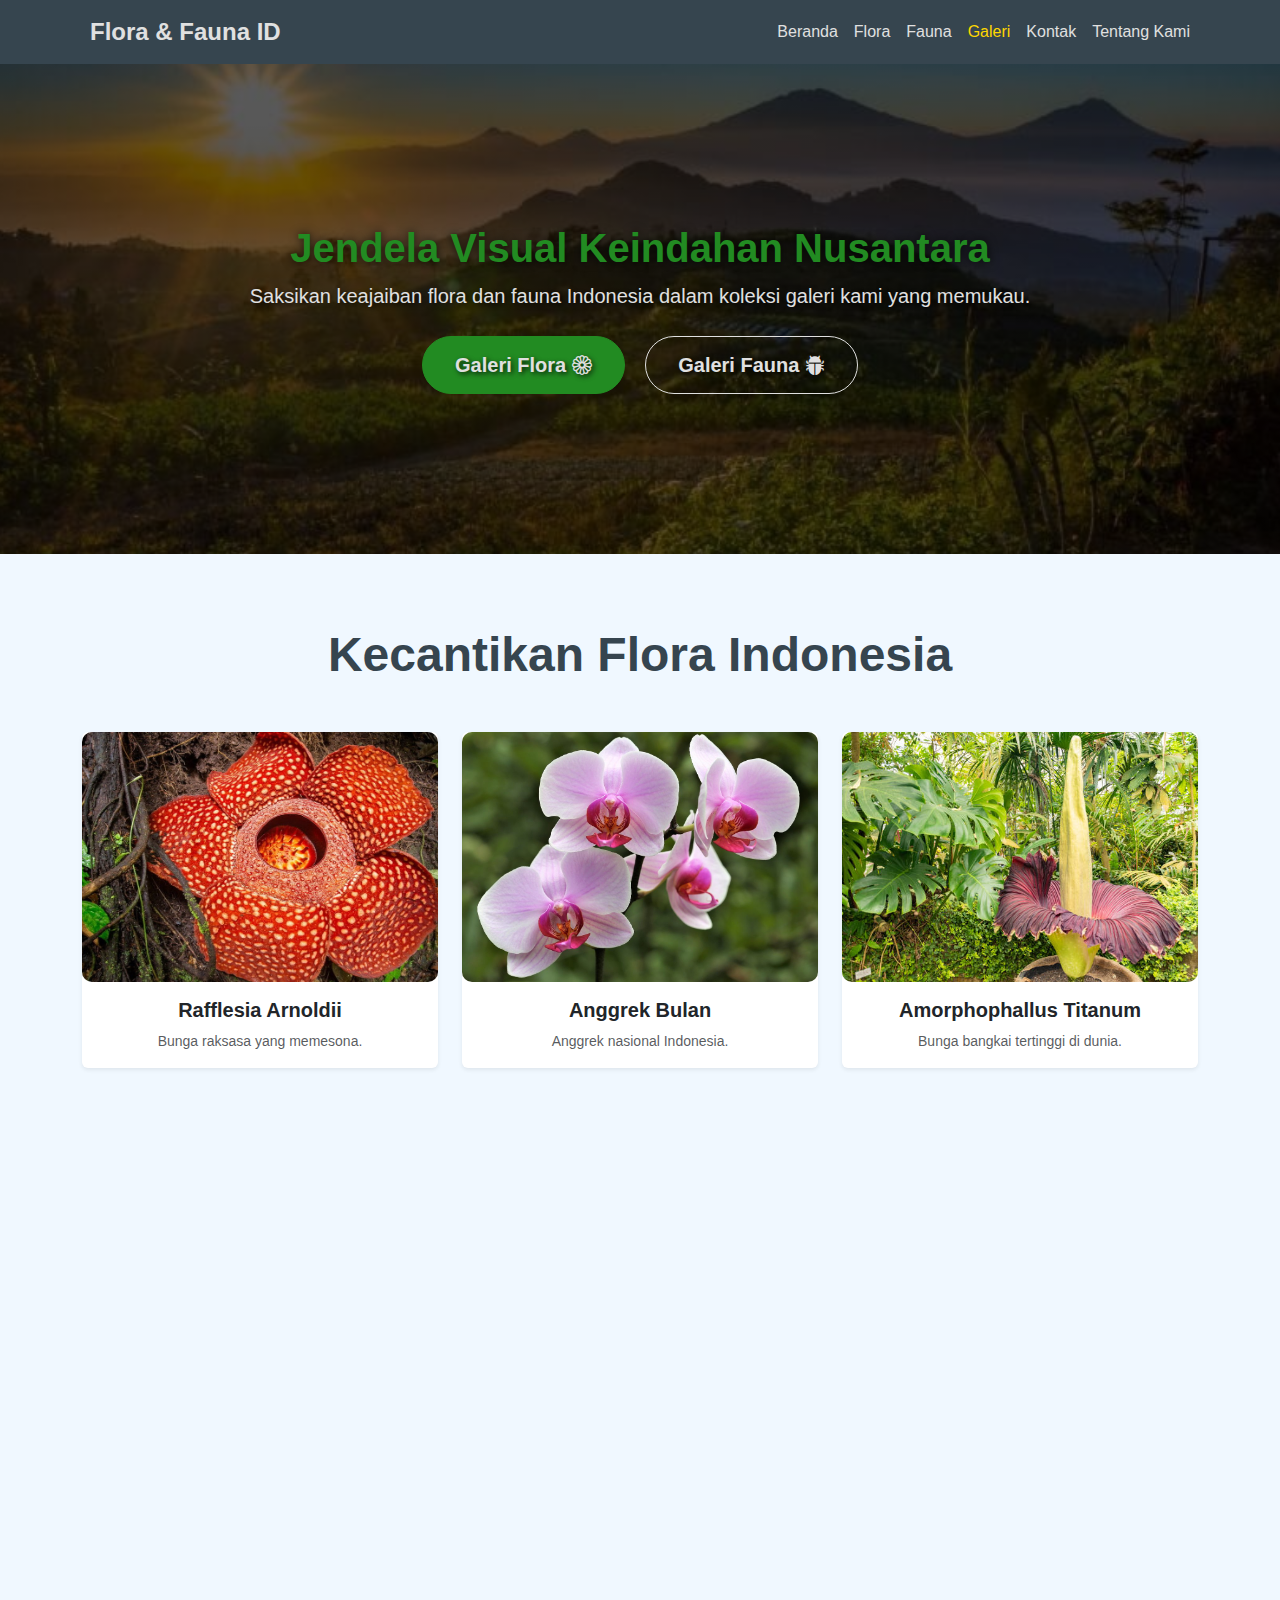
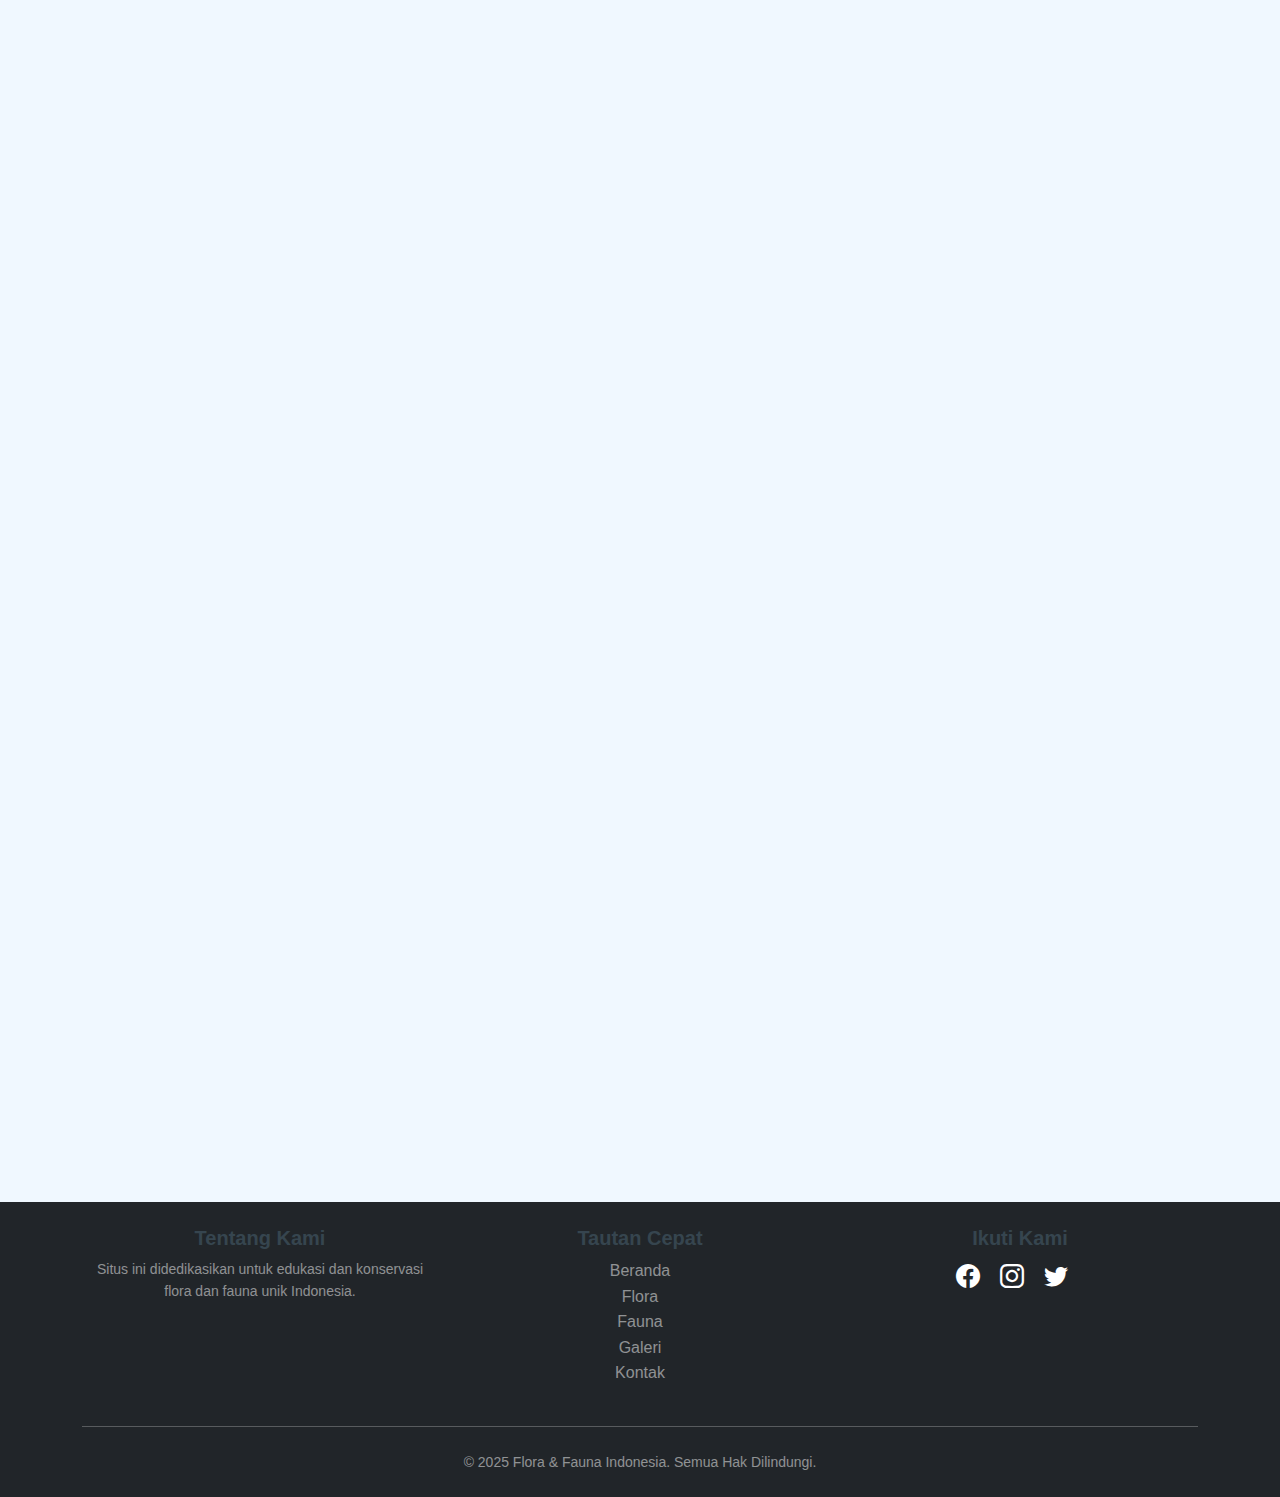
<file: pages/galeri.html>
<!DOCTYPE html>
<html lang="id">
<head>
    <meta charset="UTF-8">
    <meta name="viewport" content="width=device-width, initial-scale=1.0">
    <title>Galeri Pesona Alam - Flora & Fauna Indonesia</title> 
    
    <link href="https://cdn.jsdelivr.net/npm/bootstrap@5.3.3/dist/css/bootstrap.min.css" rel="stylesheet" integrity="sha384-QWTKZyjpPEjISv5WaRU9OFeRpok6YctnYmDr5pNlyT2bRjXh0JMhjY6hW+ALEwIH" crossorigin="anonymous">
    
    <link rel="stylesheet" href="https://cdnjs.cloudflare.com/ajax/libs/animate.css/4.1.1/animate.min.css"/>
    
    <link rel="stylesheet" href="https://cdn.jsdelivr.net/npm/bootstrap-icons@1.11.3/font/bootstrap-icons.min.css">

    <link rel="stylesheet" href="../css/style.css">
</head>
<body>

    <nav class="navbar navbar-expand-lg navbar-dark bg-dark sticky-top">
      <div class="container">
        <a class="navbar-brand fw-bold fs-4" href="../index.html">
            <i class="bi bi-envira me-2"></i> Flora & Fauna ID
        </a>
        <button class="navbar-toggler" type="button" data-bs-toggle="collapse" data-bs-target="#navbarNav" aria-controls="navbarNav" aria-expanded="false" aria-label="Toggle navigation">
          <span class="navbar-toggler-icon"></span>
        </button>
        <div class="collapse navbar-collapse" id="navbarNav">
          <ul class="navbar-nav ms-auto">
            <li class="nav-item">
              <a class="nav-link" aria-current="page" href="../index.html">Beranda</a>
            </li>
            <li class="nav-item">
              <a class="nav-link" href="flora.html">Flora</a>
            </li>
            <li class="nav-item">
              <a class="nav-link" href="fauna.html">Fauna</a>
            </li>
            <li class="nav-item">
              <a class="nav-link active" href="galeri.html">Galeri</a> </li>
            <li class="nav-item">
              <a class="nav-link" href="kontak.html">Kontak</a>
            </li>
            <li class="nav-item">
                <a class="nav-link" href="about.html">Tentang Kami</a> 
              </li>
          </ul>
        </div>
      </div>
    </nav>
    <main>
        <section class="hero-section text-center galeri-hero">
            <div class="container">
                <h1 class="animate__animated animate__fadeInDown animate__fast">Jendela Visual Keindahan Nusantara</h1> 
                <p class="lead animate__animated animate__fadeInUp animate__fast">Saksikan keajaiban flora dan fauna Indonesia dalam koleksi galeri kami yang memukau.</p>
                <div class="mt-4 animate__animated animate__zoomIn animate__fast">
                    <a href="#galeri-flora" class="btn btn-custom-primary btn-lg me-3">Galeri Flora <i class="bi bi-flower1"></i></a> 
                    <a href="#galeri-fauna" class="btn btn-outline-light btn-lg">Galeri Fauna <i class="bi bi-bug-fill"></i></a> 
                </div>
            </div>
        </section>

        <section id="galeri-flora" class="container py-5 my-4 animate-on-scroll">
            <h2 class="text-center mb-5 display-5 fw-bold">Kecantikan Flora Indonesia</h2>
            <div class="row row-cols-1 row-cols-md-2 row-cols-lg-3 g-4 justify-content-center">
                
                <div class="col card-animate">
                    <div class="card h-100 shadow-sm border-0 gallery-item">
                        <img src="../assets/img/flora/rafflesia.jpg" class="card-img-top img-fluid gallery-img" alt="Rafflesia Arnoldii">
                        <div class="card-body text-center">
                            <h5 class="card-title fw-bold">Rafflesia Arnoldii</h5>
                            <p class="card-text text-muted small">Bunga raksasa yang memesona.</p>
                        </div>
                    </div>
                </div>
                
                <div class="col card-animate">
                    <div class="card h-100 shadow-sm border-0 gallery-item">
                        <img src="../assets/img/flora/anggrek-bulan.jpg" class="card-img-top img-fluid gallery-img" alt="Anggrek Bulan">
                        <div class="card-body text-center">
                            <h5 class="card-title fw-bold">Anggrek Bulan</h5>
                            <p class="card-text text-muted small">Anggrek nasional Indonesia.</p>
                        </div>
                    </div>
                </div>

                <div class="col card-animate">
                    <div class="card h-100 shadow-sm border-0 gallery-item">
                        <img src="../assets/img/flora/amorphophallus.jpg" class="card-img-top img-fluid gallery-img" alt="Amorphophallus Titanum">
                        <div class="card-body text-center">
                            <h5 class="card-title fw-bold">Amorphophallus Titanum</h5>
                            <p class="card-text text-muted small">Bunga bangkai tertinggi di dunia.</p>
                        </div>
                    </div>
                </div>

                <div class="col card-animate">
                    <div class="card h-100 shadow-sm border-0 gallery-item">
                        <img src="../assets/img/flora/edelweis.png" class="card-img-top img-fluid gallery-img" alt="Edelweis Jawa">
                        <div class="card-body text-center">
                            <h5 class="card-title fw-bold">Edelweis Jawa</h5>
                            <p class="card-text text-muted small">Bunga abadi pegunungan.</p>
                        </div>
                    </div>
                </div>

                <div class="col card-animate">
                    <div class="card h-100 shadow-sm border-0 gallery-item">
                        <img src="../assets/img/flora/kelapa.jpg" class="card-img-top img-fluid gallery-img" alt="Pohon Kelapa">
                        <div class="card-body text-center">
                            <h5 class="card-title fw-bold">Pohon Kelapa</h5>
                            <p class="card-text text-muted small">Pohon kehidupan pesisir.</p>
                        </div>
                    </div>
                </div>

                <div class="col card-animate">
                    <div class="card h-100 shadow-sm border-0 gallery-item">
                        <img src="../assets/img/flora/cengkeh.jpg" class="card-img-top img-fluid gallery-img" alt="Bunga Cengkeh">
                        <div class="card-body text-center">
                            <h5 class="card-title fw-bold">Bunga Cengkeh</h5>
                            <p class="card-text text-muted small">Rempah berharga dari timur.</p>
                        </div>
                    </div>
                </div>

            </div>
        </section>

        <section id="galeri-fauna" class="container py-5 my-4 bg-light rounded shadow-sm animate-on-scroll">
            <h2 class="text-center mb-5 display-5 fw-bold">Keunikan Fauna Indonesia</h2>
            <div class="row row-cols-1 row-cols-md-2 row-cols-lg-3 g-4 justify-content-center">

                <div class="col card-animate">
                    <div class="card h-100 shadow-sm border-0 gallery-item">
                        <img src="../assets/img/fauna/orangutan-kalimantan.jpg" class="card-img-top img-fluid gallery-img" alt="Orangutan Kalimantan">
                        <div class="card-body text-center">
                            <h5 class="card-title fw-bold">Orangutan Kalimantan</h5>
                            <p class="card-text text-muted small">Penghuni setia hutan Borneo.</p>
                        </div>
                    </div>
                </div>

                <div class="col card-animate">
                    <div class="card h-100 shadow-sm border-0 gallery-item">
                        <img src="../assets/img/fauna/penyu-hijau.jpg" class="card-img-top img-fluid gallery-img" alt="Penyu Hijau">
                        <div class="card-body text-center">
                            <h5 class="card-title fw-bold">Penyu Hijau</h5>
                            <p class="card-text text-muted small">Pengarung samudra yang anggun.</p>
                        </div>
                    </div>
                </div>

                <div class="col card-animate">
                    <div class="card h-100 shadow-sm border-0 gallery-item">
                        <img src="../assets/img/fauna/rangkong.jpg" class="card-img-top img-fluid gallery-img" alt="Burung Rangkong">
                        <div class="card-body text-center">
                            <h5 class="card-title fw-bold">Burung Rangkong</h5>
                            <p class="card-text text-muted small">Petani hutan penyebar benih.</p>
                        </div>
                    </div>
                </div>

                <div class="col card-animate">
                    <div class="card h-100 shadow-sm border-0 gallery-item">
                        <img src="../assets/img/fauna/kuskus-beruang.jpg" class="card-img-top img-fluid gallery-img" alt="Kuskus Beruang">
                        <div class="card-body text-center">
                            <h5 class="card-title fw-bold">Kuskus Beruang</h5>
                            <p class="card-text text-muted small">Marsupial unik dari Sulawesi.</p>
                        </div>
                    </div>
                </div>

                <div class="col card-animate">
                    <div class="card h-100 shadow-sm border-0 gallery-item">
                        <img src="../assets/img/fauna/coelacanth.jpg" class="card-img-top img-fluid gallery-img" alt="Ikan Raja Laut (Coelacanth)">
                        <div class="card-body text-center">
                            <h5 class="card-title fw-bold">Ikan Raja Laut</h5>
                            <p class="card-text text-muted small">Fosil hidup dari kedalaman.</p>
                        </div>
                    </div>
                </div>

                <div class="col card-animate">
                    <div class="card h-100 shadow-sm border-0 gallery-item">
                        <img src="../assets/img/fauna/anoa.jpeg" class="card-img-top img-fluid gallery-img" alt="Anoa">
                        <div class="card-body text-center">
                            <h5 class="card-title fw-bold">Anoa</h5>
                            <p class="card-text text-muted small">Kerbau kerdil asli Sulawesi.</p>
                        </div>
                    </div>
                </div>

            </div>
        </section>

        <section id="kontribusi-galeri" class="container py-5 my-4 text-center animate-on-scroll">
            <h2 class="mb-4 display-5 fw-bold">Apakah Anda Punya Koleksi Foto Menakjubkan?</h2>
            <p class="fs-5">Kami selalu mencari gambar flora dan fauna Indonesia yang berkualitas tinggi untuk memperkaya galeri kami. Jika Anda ingin berbagi, silakan hubungi kami!</p>
            <a href="kontak.html" class="btn btn-custom-primary btn-lg mt-3">Kirim Karya Anda <i class="bi bi-upload"></i></a>
        </section>

    </main>

    <footer class="bg-dark text-white text-center py-4 mt-5">
      <div class="container">
        <div class="row">
          <div class="col-md-4 mb-3 mb-md-0">
            <h5>Tentang Kami</h5>
            <p class="text-white-50 small">Situs ini didedikasikan untuk edukasi dan konservasi flora dan fauna unik Indonesia.</p>
          </div>
          <div class="col-md-4 mb-3 mb-md-0">
            <h5>Tautan Cepat</h5>
            <ul class="list-unstyled">
              <li><a href="../index.html" class="text-white-50">Beranda</a></li>
              <li><a href="flora.html" class="text-white-50">Flora</a></li>
              <li><a href="fauna.html" class="text-white-50">Fauna</a></li>
              <li><a href="galeri.html" class="text-white-50">Galeri</a></li>
              <li><a href="kontak.html" class="text-white-50">Kontak</a></li>
            </ul>
          </div>
          <div class="col-md-4">
            <h5>Ikuti Kami</h5>
            <a href="#" class="text-white me-3"><i class="bi bi-facebook fs-4"></i></a>
            <a href="#" class="text-white me-3"><i class="bi bi-instagram fs-4"></i></a>
            <a href="#" class="text-white me-3"><i class="bi bi-twitter fs-4"></i></a>
          </div>
        </div>
        <hr class="my-4 border-white-50">
        <p class="mb-0 text-white-50 small">&copy; 2025 Flora & Fauna Indonesia. Semua Hak Dilindungi.</p>
      </div>
    </footer>
    <script src="https://cdn.jsdelivr.net/npm/bootstrap@5.3.3/dist/js/bootstrap.bundle.min.js" integrity="sha384-YvpcrYf0tY3lHB60NNkmXc5s9fDVZLESaAA55NDzOxhy9GkcIdslK1eN7N6jIeHz" crossorigin="anonymous"></script>
    <script src="../js/script.js"></script>

</body>
</html>
</file>
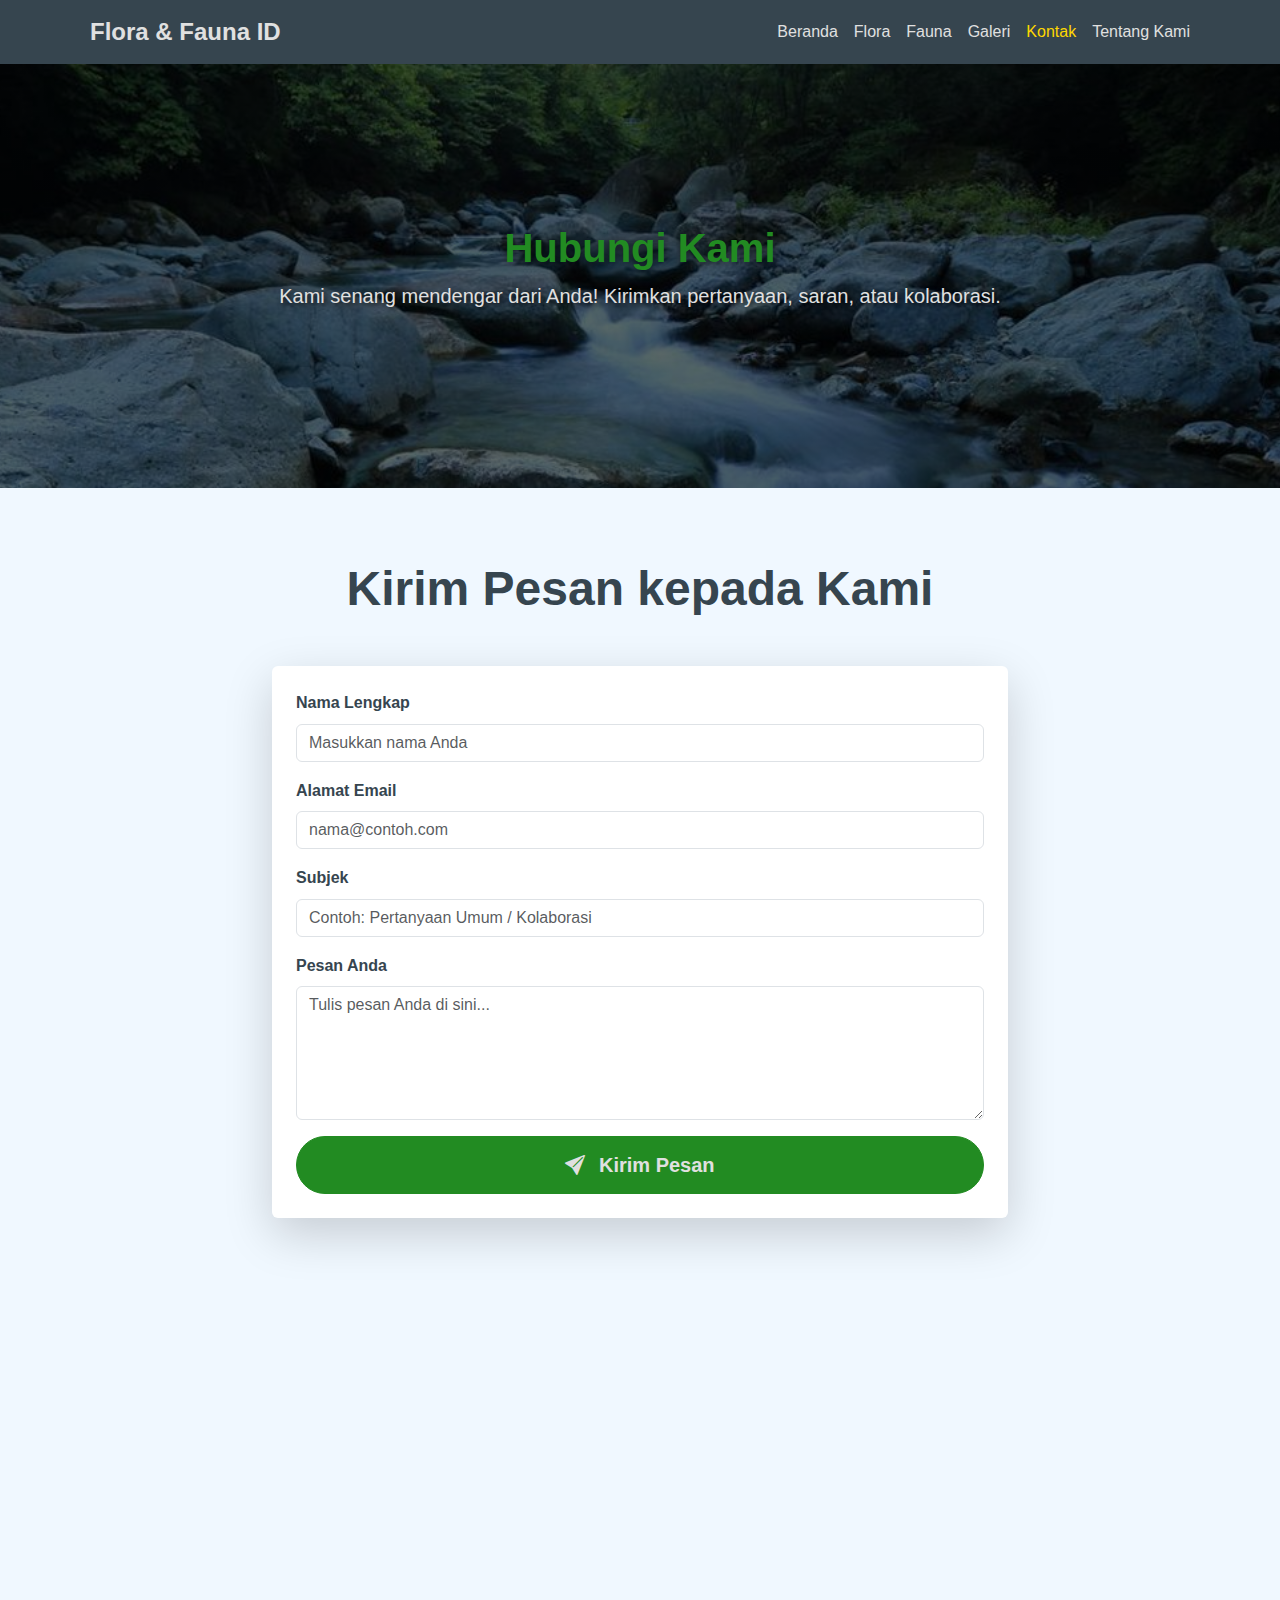
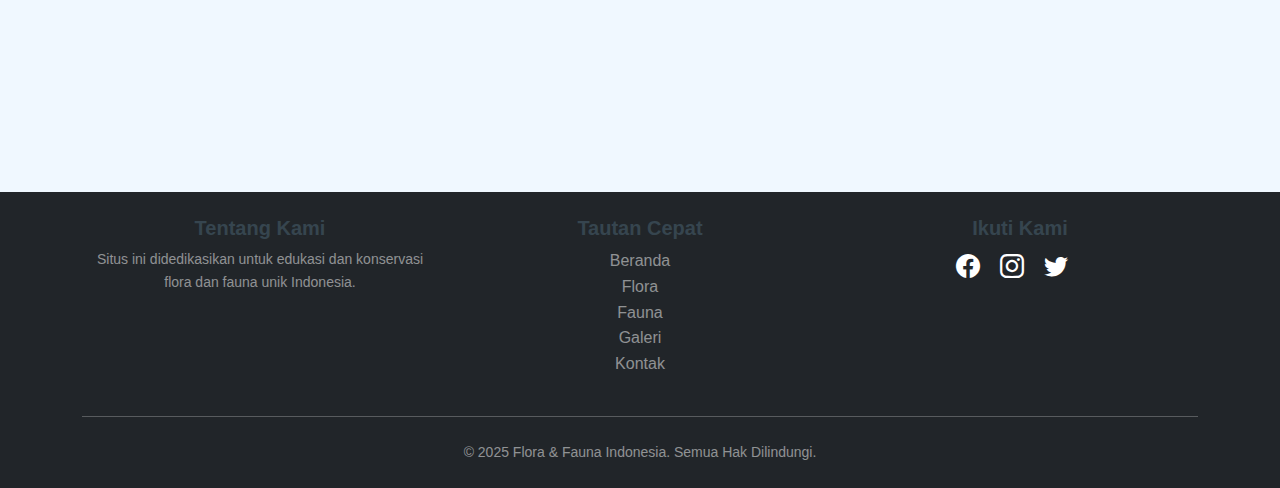
<file: pages/kontak.html>
<!DOCTYPE html>
<html lang="id">
<head>
    <meta charset="UTF-8">
    <meta name="viewport" content="width=device-width, initial-scale=1.0">
    <title>Kontak Kami - Jelajah Flora & Fauna Indonesia</title> 
    
    <link href="https://cdn.jsdelivr.net/npm/bootstrap@5.3.3/dist/css/bootstrap.min.css" rel="stylesheet" integrity="sha384-QWTKZyjpPEjISv5WaRU9OFeRpok6YctnYmDr5pNlyT2bRjXh0JMhjY6hW+ALEwIH" crossorigin="anonymous">
    
    <link rel="stylesheet" href="https://cdnjs.cloudflare.com/ajax/libs/animate.css/4.1.1/animate.min.css"/>
    
    <link rel="stylesheet" href="https://cdn.jsdelivr.net/npm/bootstrap-icons@1.11.3/font/bootstrap-icons.min.css">

    <link rel="stylesheet" href="../css/style.css">
</head>
<body>

    <nav class="navbar navbar-expand-lg navbar-dark bg-dark sticky-top">
      <div class="container">
        <a class="navbar-brand fw-bold fs-4" href="../index.html">
            <i class="bi bi-envira me-2"></i> Flora & Fauna ID
        </a>
        <button class="navbar-toggler" type="button" data-bs-toggle="collapse" data-bs-target="#navbarNav" aria-controls="navbarNav" aria-expanded="false" aria-label="Toggle navigation">
          <span class="navbar-toggler-icon"></span>
        </button>
        <div class="collapse navbar-collapse" id="navbarNav">
          <ul class="navbar-nav ms-auto">
            <li class="nav-item">
              <a class="nav-link" aria-current="page" href="../index.html">Beranda</a>
            </li>
            <li class="nav-item">
              <a class="nav-link" href="flora.html">Flora</a>
            </li>
            <li class="nav-item">
              <a class="nav-link" href="fauna.html">Fauna</a>
            </li>
            <li class="nav-item">
              <a class="nav-link" href="galeri.html">Galeri</a>
            </li>
            <li class="nav-item">
              <a class="nav-link active" href="kontak.html">Kontak</a> 
            </li>
            <li class="nav-item">
              <a class="nav-link" href="about.html">Tentang Kami</a> 
            </li>
          </ul>
        </div>
      </div>
    </nav>
    <main>
        <section class="hero-section text-center kontak-hero">
            <div class="container">
                <h1 class="animate__animated animate__fadeInDown animate__fast">Hubungi Kami</h1> 
                <p class="lead animate__animated animate__fadeInUp animate__fast">Kami senang mendengar dari Anda! Kirimkan pertanyaan, saran, atau kolaborasi.</p>
            </div>
        </section>

        <section class="container py-5 my-4 animate-on-scroll">
            <h2 class="text-center mb-5 display-5 fw-bold">Kirim Pesan kepada Kami</h2>
            <div class="row justify-content-center">
                <div class="col-lg-8 col-md-10">
                  <form id="contactForm" class="p-4 bg-white rounded shadow-lg">
                        <div class="mb-3">
                            <label for="contactName" class="form-label fw-bold">Nama Lengkap</label>
                            <input type="text" class="form-control" id="contactName" placeholder="Masukkan nama Anda" required>
                        </div>
                        <div class="mb-3">
                            <label for="contactEmail" class="form-label fw-bold">Alamat Email</label>
                            <input type="email" class="form-control" id="contactEmail" placeholder="nama@contoh.com" required>
                        </div>
                        <div class="mb-3">
                            <label for="contactSubject" class="form-label fw-bold">Subjek</label>
                            <input type="text" class="form-control" id="contactSubject" placeholder="Contoh: Pertanyaan Umum / Kolaborasi" required>
                        </div>
                        <div class="mb-3">
                            <label for="contactMessage" class="form-label fw-bold">Pesan Anda</label>
                            <textarea class="form-control" id="contactMessage" rows="5" placeholder="Tulis pesan Anda di sini..." required></textarea>
                        </div>
                        <div class="d-grid gap-2">
                            <button type="submit" class="btn btn-custom-primary btn-lg"><i class="bi bi-send-fill me-2"></i> Kirim Pesan</button>
                        </div>
                    </form>
                </div>
            </div>
        </section>

        <section id="additional-info" class="container py-5 my-4 bg-light rounded shadow-sm animate-on-scroll">
            <h2 class="text-center mb-5 display-5 fw-bold">Informasi Kontak Lainnya</h2>
            <div class="row text-center">
                <div class="col-md-4 mb-4 media-animate">
                    <div class="p-4 border rounded h-100 bg-white shadow-sm">
                        <i class="bi bi-envelope-fill fs-2 mb-3 text-success"></i>
                        <h4 class="fw-bold">Email</h4>
                        <p class="mb-0">info@florafaunaid.com</p>
                        <p><a href="mailto:info@florafaunaid.com" class="text-success small">Kirim Email</a></p>
                    </div>
                </div>
                <div class="col-md-4 mb-4 media-animate">
                    <div class="p-4 border rounded h-100 bg-white shadow-sm">
                        <i class="bi bi-phone-fill fs-2 mb-3 text-success"></i>
                        <h4 class="fw-bold">Telepon</h4>
                        <p class="mb-0">+62 812-3456-7890</p>
                        <p><a href="tel:+6281234567890" class="text-success small">Hubungi Sekarang</a></p>
                    </div>
                </div>
                <div class="col-md-4 mb-4 media-animate">
                    <div class="p-4 border rounded h-100 bg-white shadow-sm">
                        <i class="bi bi-geo-alt-fill fs-2 mb-3 text-success"></i>
                        <h4 class="fw-bold">Alamat</h4>
                        <p class="mb-0">Jl. Konservasi Alam No. 123</p>
                        <p class="mb-0">Jakarta, Indonesia</p>
                        <p><a href="https://maps.app.goo.gl/example" target="_blank" class="text-success small">Lihat di Peta</a></p>
                    </div>
                </div>
            </div>
        </section>

    </main>

    <footer class="bg-dark text-white text-center py-4 mt-5">
      <div class="container">
        <div class="row">
          <div class="col-md-4 mb-3 mb-md-0">
            <h5>Tentang Kami</h5>
            <p class="text-white-50 small">Situs ini didedikasikan untuk edukasi dan konservasi flora dan fauna unik Indonesia.</p>
          </div>
          <div class="col-md-4 mb-3 mb-md-0">
            <h5>Tautan Cepat</h5>
            <ul class="list-unstyled">
              <li><a href="../index.html" class="text-white-50">Beranda</a></li>
              <li><a href="flora.html" class="text-white-50">Flora</a></li>
              <li><a href="fauna.html" class="text-white-50">Fauna</a></li>
              <li><a href="galeri.html" class="text-white-50">Galeri</a></li>
              <li><a href="kontak.html" class="text-white-50">Kontak</a></li>
            </ul>
          </div>
          <div class="col-md-4">
            <h5>Ikuti Kami</h5>
            <a href="#" class="text-white me-3"><i class="bi bi-facebook fs-4"></i></a>
            <a href="#" class="text-white me-3"><i class="bi bi-instagram fs-4"></i></a>
            <a href="#" class="text-white me-3"><i class="bi bi-twitter fs-4"></i></a>
          </div>
        </div>
        <hr class="my-4 border-white-50">
        <p class="mb-0 text-white-50 small">&copy; 2025 Flora & Fauna Indonesia. Semua Hak Dilindungi.</p>
      </div>
    </footer>
    <script src="https://cdn.jsdelivr.net/npm/bootstrap@5.3.3/dist/js/bootstrap.bundle.min.js" integrity="sha384-YvpcrYf0tY3lHB60NNkmXc5s9fDVZLESaAA55NDzOxhy9GkcIdslK1eN7N6jIeHz" crossorigin="anonymous"></script>
    <script src="../js/script.js"></script>

</body>
</html>
</file>
<file: css/style.css>
/* --- Variabel Warna --- */
:root {
    --primary-color: #228B22; /* Forest Green */
    --secondary-color: #FFD700; /* Gold (digunakan untuk aksen) */
    
    --light-bg: #F0F8FF; /* Alice Blue - Latar Belakang Terang */
    --dark-bg: #36454F; /* Charcoal - Latar Belakang Gelap (untuk header/footer) */
    
    --text-color: #36454F;
    --light-text-color: #E0E0E0; 
    --muted-text-color: #6c757d;

    --primary-color-rgb: 34, 139, 34;
    --secondary-color-rgb: 255, 215, 0;
    --text-color-rgb: 54, 69, 79;
    --light-text-color-rgb: 224, 224, 224;
}

/* --- Gaya Umum --- */
body {
    font-family: 'Segoe UI', Roboto, 'Helvetica Neue', Arial, sans-serif, 'Apple Color Emoji', 'Segoe UI Emoji', 'Segoe UI Symbol';
    line-height: 1.6;
    color: var(--text-color); 
    background-color: var(--light-bg); 
}

h1, h2, h3, h4, h5, h6 {
    color: var(--text-color); 
    font-weight: 700;
}

p {
    margin-bottom: 1rem;
}

a {
    color: var(--primary-color); 
    text-decoration: none;
    transition: color 0.3s ease-in-out;
}

a:hover {
    color: #1a6f1a; 
    text-decoration: underline;
}

/* --- Header (NavBar) --- */
.navbar.bg-dark {
    background-color: var(--dark-bg) !important;
}

.navbar-brand,
.navbar-nav .nav-link {
    color: var(--light-text-color) !important;
}

.navbar-nav .nav-link.active,
.navbar-nav .nav-link:hover {
    color: var(--secondary-color) !important;
}

/* --- Hero Section --- */
.hero-section {
    background: linear-gradient(rgba(0,0,0,0.6), rgba(0,0,0,0.6)), url('../assets/img/hero-background-forest.jpg') no-repeat center center;
    background-size: cover;
    background-attachment: fixed;
    color: var(--light-text-color);
    padding: 10rem 0;
    text-shadow: 2px 2px 5px rgba(0,0,0,0.8);
    position: relative;
    overflow: hidden;
}

.hero-section h1 {
    color: var(--primary-color); 
    text-shadow: 0px 0px 10px rgba(0,0,0,0.8);
}

.hero-section .btn {
    transition: all 0.3s ease-in-out;
}

.hero-section .btn:hover {
    transform: translateY(-3px);
    box-shadow: 0 8px 15px rgba(0,0,0,0.2);
}

/* --- Hero Section Halaman Flora --- */
.hero-section.flora-hero {
    background: linear-gradient(rgba(0,0,0,0.6), rgba(0,0,0,0.6)), url('../assets/img/hero-background-flora.jpg') no-repeat center center;
    background-size: cover;
    background-attachment: fixed;
}

/* --- Hero Section Halaman Fauna --- */
.hero-section.fauna-hero {
    background: linear-gradient(rgba(0,0,0,0.6), rgba(0,0,0,0.6)), url('../assets/img/hero-background-fauna.jpeg') no-repeat center center;
    background-size: cover;
    background-attachment: fixed;
}

/* --- Hero Section Halaman Galeri --- */
.hero-section.galeri-hero {
    background: linear-gradient(rgba(0,0,0,0.6), rgba(0,0,0,0.6)), url('../assets/img/hero-background-galeri.jpeg') no-repeat center center;
    background-size: cover;
    background-attachment: fixed;
}

.gallery-item .gallery-img {
    height: 250px;
    object-fit: cover;
    border-radius: 10px; 
}

.gallery-item {
    transition: transform 0.3s ease-in-out, box-shadow 0.3s ease-in-out;
}

.gallery-item:hover {
    transform: translateY(-5px) scale(1.02);
    box-shadow: 0 10px 20px rgba(0,0,0,0.15);
}

/* --- Hero Section Halaman Kontak --- */
.hero-section.kontak-hero {
    background: linear-gradient(rgba(0,0,0,0.6), rgba(0,0,0,0.6)), url('../assets/img/hero-background-kontak.jpeg') no-repeat center center;
    background-size: cover;
    background-attachment: fixed;
}

/* --- Hero Section Halaman Tentang Kami --- */
.hero-section.about-hero {
    background: linear-gradient(rgba(0,0,0,0.6), rgba(0,0,0,0.6)), url('../assets/img/hero-background-about.jpeg') no-repeat center center; 
    background-size: cover;
    background-attachment: fixed;
}

#our-values .p-4 {
    border: 1px solid rgba(var(--primary-color-rgb), 0.2) !important; 
    transition: transform 0.3s ease, box-shadow 0.3s ease;
}

#our-values .p-4:hover {
    transform: translateY(-5px);
    box-shadow: 0 8px 20px rgba(0,0,0,0.1);
}

#our-values .text-primary { 
    color: var(--primary-color) !important;
}

#additional-info .p-4 {
    border: 1px solid var(--primary-color-rgb, 60, 179, 113) !important; 
    transition: transform 0.3s ease, box-shadow 0.3s ease;
}

#additional-info .p-4:hover {
    transform: translateY(-5px);
    box-shadow: 0 8px 20px rgba(0,0,0,0.1);
}

#additional-info .text-success { 
    color: var(--primary-color) !important;
}

#additional-info .text-success:hover {
    color: #1a6f1a !important;
}

/* --- Gaya Tombol Kustom --- */
.btn-custom-primary {
    background-color: var(--primary-color);
    border-color: var(--primary-color);
    color: var(--light-text-color);
    font-weight: 600;
    padding: 0.8rem 2rem;
    border-radius: 50px;
    transition: all 0.3s ease;
}

.btn-custom-primary:hover {
    background-color: #1a6f1a;
    border-color: #1a6f1a;
    transform: scale(1.05);
    box-shadow: 0 5px 15px rgba(0,0,0,0.2);
}

.btn-outline-light { 
    border-radius: 50px;
    font-weight: 600;
    padding: 0.8rem 2rem;
    transition: all 0.3s ease;
    color: var(--light-text-color); 
    border-color: var(--light-text-color); 
}

.btn-outline-light:hover {
    background-color: rgba(var(--light-text-color-rgb), 0.1);
    transform: scale(1.05);
    box-shadow: 0 5px 15px rgba(0,0,0,0.2);
    color: var(--secondary-color); 
    border-color: var(--secondary-color); 
}

.btn-outline-secondary { 
    color: var(--primary-color);
    border-color: var(--primary-color);
}

.btn-outline-secondary:hover {
    background-color: var(--primary-color);
    color: var(--light-text-color);
}


/* --- Bagian Tentang Kami (About Section) --- */
#about img {
    border-radius: 15px;
    box-shadow: 0 10px 25px rgba(0,0,0,0.1);
    transition: transform 0.5s ease-in-out;
}

#about img:hover {
    transform: scale(1.02);
}


/* --- Kartu Spesies Populer --- */
.card-species {
    border-radius: 15px;
    overflow: hidden;
    box-shadow: 0 5px 15px rgba(0,0,0,0.08);
    transition: transform 0.4s ease-in-out, box-shadow 0.4s ease-in-out;
    border: none;
    background-color: white; 
}

.card-species:hover {
    transform: translateY(-8px);
    box-shadow: 0 15px 30px rgba(0,0,0,0.2);
}

.card-species .card-img-top {
    height: 220px;
    object-fit: cover;
    border-top-left-radius: 15px;
    border-top-right-radius: 15px;
}

.card-species .card-body {
    padding: 1.5rem;
}

.card-species .card-title {
    color: var(--primary-color); 
    font-size: 1.5rem;
}

.card-species .card-text.text-muted {
    color: var(--muted-text-color) !important; 
}


/* --- Media Showcase (Video & Audio) --- */
#media-showcase video,
#media-showcase audio {
    border-radius: 15px;
    box-shadow: 0 5px 20px rgba(0,0,0,0.1);
}

#media-showcase audio {
    background-color: white; 
    border: 1px solid #ddd;
}


/* --- Bagian Newsletter (Form) --- */
#newsletter {
    background: linear-gradient(to right, rgba(248,249,250,0.95), rgba(240,240,240,0.95)), url('../assets/img/newsletter-bg.jpg') no-repeat center center;
    background-size: cover;
    background-attachment: fixed;
    padding: 4rem 0;
    text-align: center;
    border-radius: 20px;
    margin-top: 5rem;
    box-shadow: 0 10px 30px rgba(0,0,0,0.1);
    color: var(--text-color);
}

#newsletter h2 {
    color: var(--primary-color); 
    font-size: 2.8rem;
    margin-bottom: 1.5rem;
}

#newsletter p {
    color: var(--text-color);
    font-size: 1.2rem;
    margin-bottom: 2rem;
}

#newsletter form {
    background-color: white;
    padding: 2.5rem;
    border-radius: 15px;
    box-shadow: 0 8px 25px rgba(0,0,0,0.1);
}

#newsletter .form-label {
    text-align: left;
    display: block;
    font-weight: 700;
    color: var(--text-color);
}

#newsletter .form-text { 
    color: var(--muted-text-color) !important;
}


/* --- Footer --- */
.footer.bg-dark {
    background-color: var(--dark-bg) !important; 
}

.footer h5 {
    color: var(--secondary-color); 
}

.footer p, .footer ul li a {
    color: var(--light-text-color) !important;
}

.footer .text-white-50 {
    color: rgba(var(--light-text-color-rgb), 0.7) !important; 
}

.footer .bi { /* Ikon media sosial */
    color: var(--light-text-color);
    transition: color 0.3s ease;
}

.footer .bi:hover {
    color: var(--secondary-color); 
}


/* --- Animasi Saat Scroll (Elemen Awalnya Tersembunyi) --- */
.animate-on-scroll,
.card-animate,
.media-animate {
    opacity: 0;
    transform: translateY(20px); 
    transition: opacity 0.6s ease-out, transform 0.6s ease-out; 
}

.animate-on-scroll.animate__animated,
.card-animate.animate__animated,
.media-animate.animate__animated {
    opacity: 1;
    transform: translateY(0); 
}

.card-animate.animate__animated {
    animation: animate__fadeInUp 0.8s ease-out; 
}

.media-animate.animate__animated {
    animation: animate__fadeInUp 0.8s ease-out;
}


/* --- Responsive Adjustments --- */
@media (max-width: 768px) {
    .hero-section {
        padding: 6rem 0;
    }

    .hero-section h1 {
        font-size: 3rem;
    }

    .hero-section p.lead {
        font-size: 1.2rem;
    }
}
</file>
